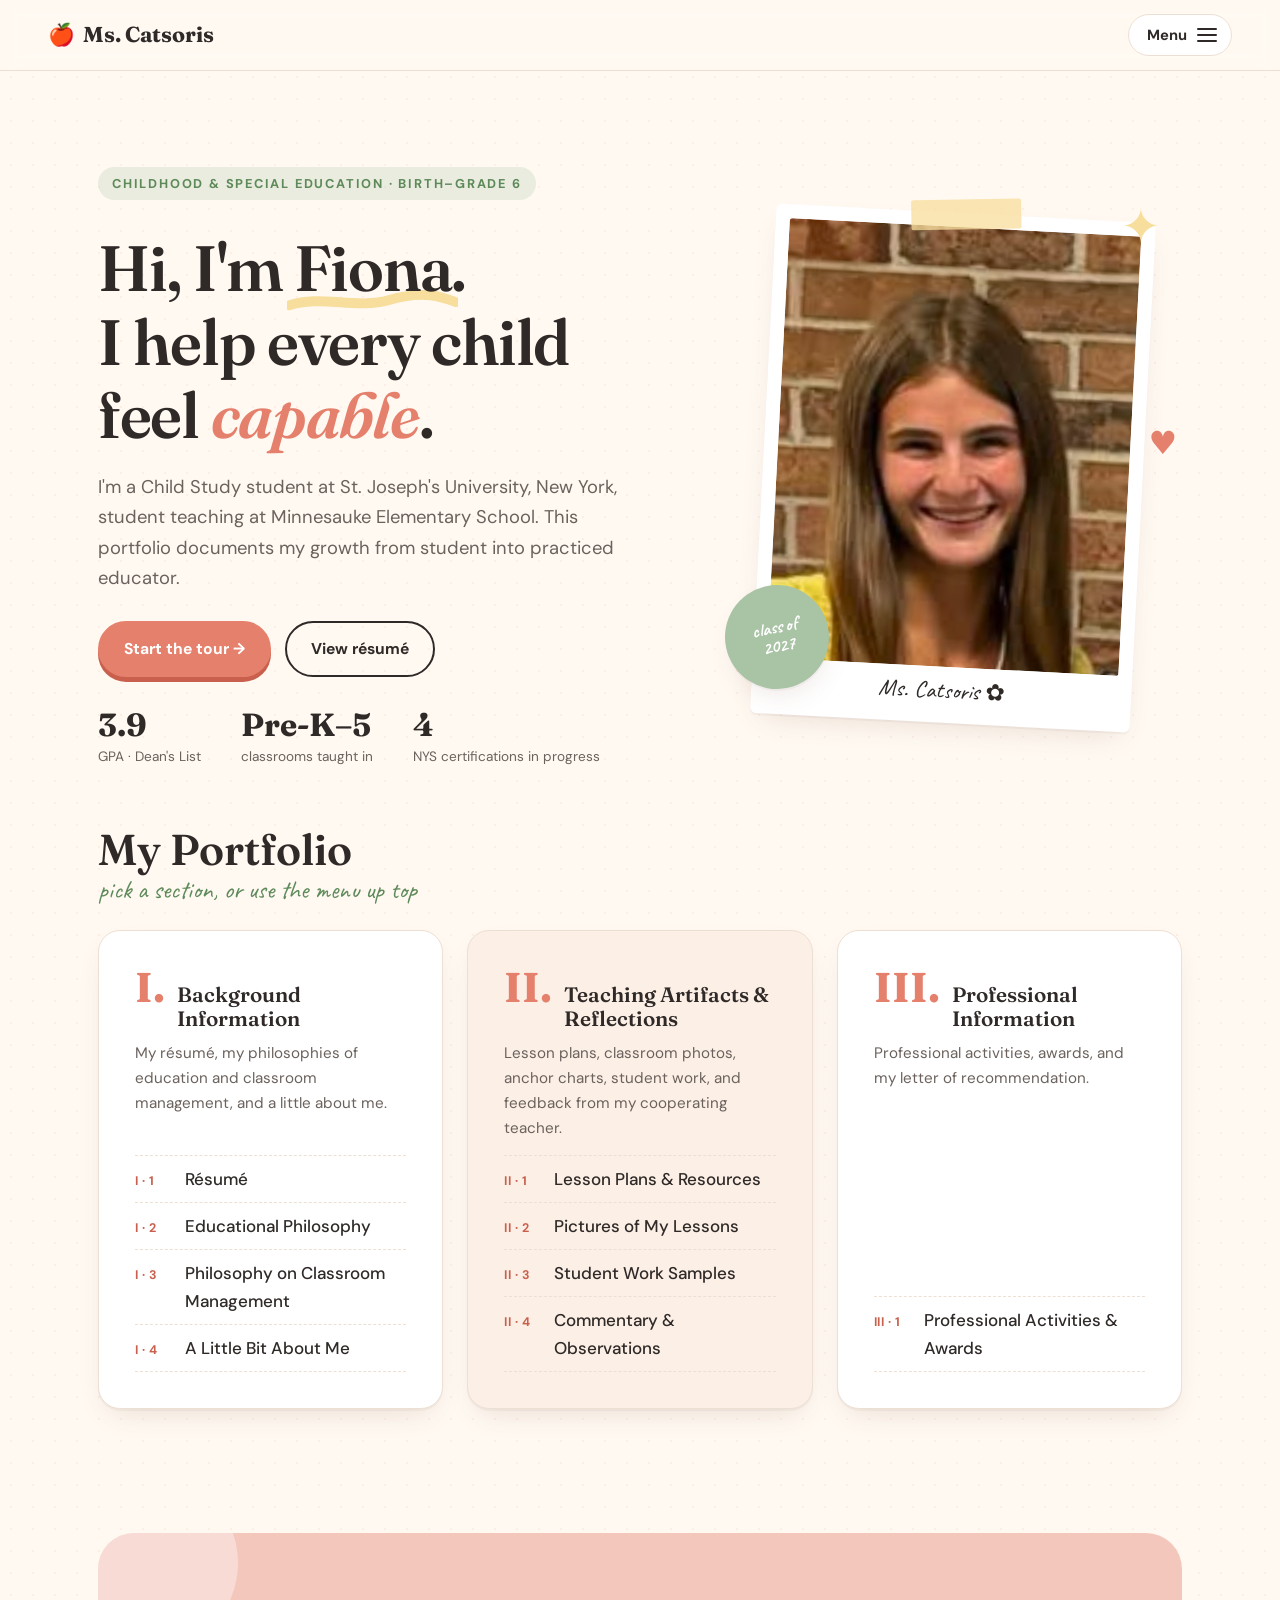
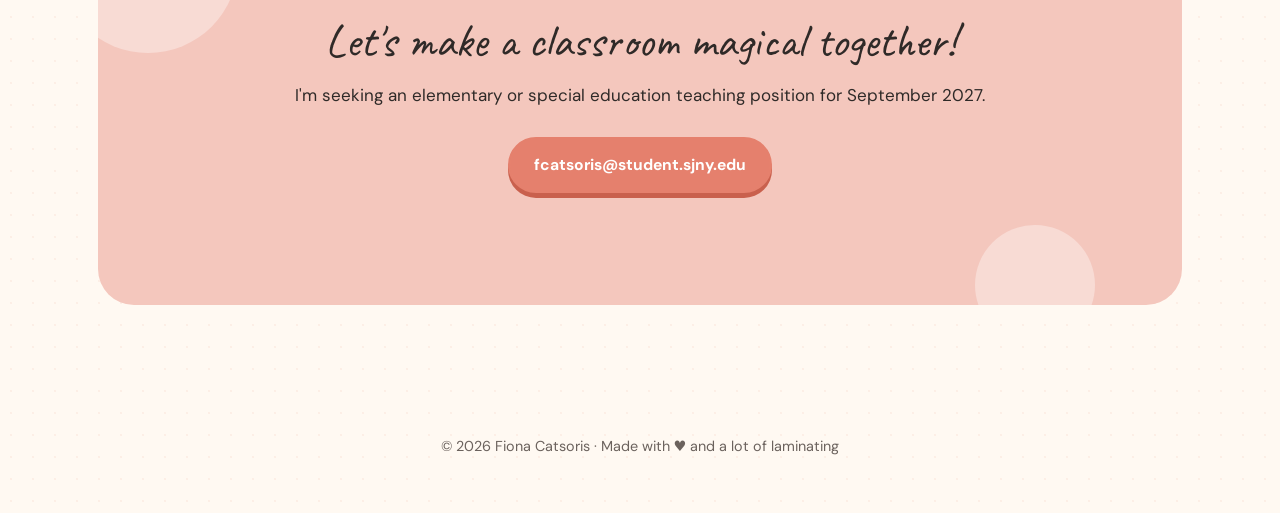
<file: index.html>
<!doctype html>
<html lang="en">
<head>
  <meta charset="utf-8" />
  <meta name="viewport" content="width=device-width, initial-scale=1" />
  <title>Ms. Fiona Catsoris · Teaching Portfolio</title>
  <meta name="description" content="Teaching e-portfolio of Fiona Catsoris, St. Joseph's University, New York: background, teaching artifacts and reflections, and professional information." />
  <link rel="icon" href="favicon.ico" sizes="any" />
  <link rel="icon" type="image/png" sizes="32x32" href="assets/img/favicon-32.png" />
  <link rel="icon" type="image/png" sizes="192x192" href="assets/img/favicon-192.png" />
  <link rel="apple-touch-icon" href="assets/img/apple-touch-icon.png" />
  <link rel="preconnect" href="https://fonts.googleapis.com" />
  <link rel="preconnect" href="https://fonts.gstatic.com" crossorigin />
  <link href="https://fonts.googleapis.com/css2?family=Fraunces:ital,opsz,wght@0,9..144,400;0,9..144,600;0,9..144,700;1,9..144,400&family=DM+Sans:wght@400;500;700&family=Caveat:wght@500;700&display=swap" rel="stylesheet" />
  <link rel="stylesheet" href="assets/css/style.css" />
</head>
<body>

<a class="skip-link" href="#main">Skip to content</a>
<header class="site-header">
  <a class="brand" href="index.html"><span class="brand-apple">🍎</span> Ms. Catsoris</a>
  <button class="nav-toggle" aria-label="Open menu" aria-expanded="false" aria-controls="site-menu">
    <span class="nav-toggle-label">Menu</span>
    <span class="bars" aria-hidden="true"><i></i><i></i><i></i></span>
  </button>
  <nav id="site-menu" class="menu" aria-label="Portfolio pages">
    <div class="menu-inner">
      <a class="menu-home" href="index.html" aria-current="page">🏠 Home</a>
      <div class="menu-group">
        <p class="menu-part"><span>I.</span> Background Information</p>
        <a href="resume.html"><span class="menu-num">I · 1</span><span>Résumé</span></a>
        <a href="philosophy.html"><span class="menu-num">I · 2</span><span>Educational Philosophy</span></a>
        <a href="classroom-management.html"><span class="menu-num">I · 3</span><span>Philosophy on Classroom Management</span></a>
        <a href="about.html"><span class="menu-num">I · 4</span><span>A Little Bit About Me</span></a>
      </div>
      <div class="menu-group">
        <p class="menu-part"><span>II.</span> Teaching Artifacts &amp; Reflections</p>
        <a href="lessons.html"><span class="menu-num">II · 1</span><span>Lesson Plans &amp; Resources</span></a>
        <a href="classroom.html"><span class="menu-num">II · 2</span><span>Pictures of My Lessons</span></a>
        <a href="student-work.html"><span class="menu-num">II · 3</span><span>Student Work Samples</span></a>
        <a href="reflections.html"><span class="menu-num">II · 4</span><span>Commentary &amp; Observations</span></a>
      </div>
      <div class="menu-group">
        <p class="menu-part"><span>III.</span> Professional Information</p>
        <a href="professional.html"><span class="menu-num">III · 1</span><span>Professional Activities &amp; Awards</span></a>
      </div>
      <a class="menu-cta" href="index.html#contact">Say hi 👋</a>
    </div>
  </nav>
</header>

<main id="main">

  <section class="hero">
    <div class="hero-text">
      <p class="eyebrow">Childhood &amp; Special Education · Birth–Grade 6</p>
      <h1>Hi, I'm <span class="scribble">Fiona</span>.<br/>I help every child feel <em>capable</em>.</h1>
      <p class="lede">I'm a Child Study student at St. Joseph's University, New York, student teaching at Minnesauke Elementary School. This portfolio documents my growth from student into practiced educator.</p>
      <div class="hero-actions">
        <a class="btn btn-primary" href="resume.html">Start the tour →</a>
        <a class="btn btn-ghost" href="assets/docs/Fiona-Catsoris-Resume.pdf" target="_blank" rel="noopener">View résumé</a>
      </div>
      <ul class="hero-stats">
        <li><strong>3.9</strong><span>GPA · Dean's List</span></li>
        <li><strong>Pre-K–5</strong><span>classrooms taught in</span></li>
        <li><strong>4</strong><span>NYS certifications in progress</span></li>
      </ul>
    </div>
    <div class="hero-photo">
      <div class="polaroid tilt-r">
        <span class="tape"></span>
        <img src="assets/img/fiona-portrait.jpg" alt="Fiona Catsoris smiling" width="400" height="500" />
        <p class="caption">Ms. Catsoris ✿</p>
      </div>
      <span class="sticker sticker-a">class of<br/>2027</span>
      <span class="doodle doodle-star" aria-hidden="true">✦</span>
      <span class="doodle doodle-heart" aria-hidden="true">♥</span>
    </div>
  </section>

  <section id="contents" class="map-wrap">
    <div class="map-intro">
      <h2>My Portfolio</h2>
      <p class="handwritten">pick a section, or use the menu up top</p>
    </div>
    <div class="map-grid">
      <article class="card map-card map-i">
        <a class="map-head" href="resume.html"><span class="part-num">I.</span><h3>Background Information</h3></a>
        <p>My résumé, my philosophies of education and classroom management, and a little about me.</p>
        <ul class="map-links">
          <li><a href="resume.html"><span class="menu-num">I · 1</span><span>Résumé</span></a></li>
          <li><a href="philosophy.html"><span class="menu-num">I · 2</span><span>Educational Philosophy</span></a></li>
          <li><a href="classroom-management.html"><span class="menu-num">I · 3</span><span>Philosophy on Classroom Management</span></a></li>
          <li><a href="about.html"><span class="menu-num">I · 4</span><span>A Little Bit About Me</span></a></li>
        </ul>
      </article>
      <article class="card map-card map-ii">
        <a class="map-head" href="lessons.html"><span class="part-num">II.</span><h3>Teaching Artifacts &amp; Reflections</h3></a>
        <p>Lesson plans, classroom photos, anchor charts, student work, and feedback from my cooperating teacher.</p>
        <ul class="map-links">
          <li><a href="lessons.html"><span class="menu-num">II · 1</span><span>Lesson Plans &amp; Resources</span></a></li>
          <li><a href="classroom.html"><span class="menu-num">II · 2</span><span>Pictures of My Lessons</span></a></li>
          <li><a href="student-work.html"><span class="menu-num">II · 3</span><span>Student Work Samples</span></a></li>
          <li><a href="reflections.html"><span class="menu-num">II · 4</span><span>Commentary &amp; Observations</span></a></li>
        </ul>
      </article>
      <article class="card map-card map-iii">
        <a class="map-head" href="professional.html"><span class="part-num">III.</span><h3>Professional Information</h3></a>
        <p>Professional activities, awards, and my letter of recommendation.</p>
        <ul class="map-links">
          <li><a href="professional.html"><span class="menu-num">III · 1</span><span>Professional Activities &amp; Awards</span></a></li>
        </ul>
      </article>
    </div>
  </section>

  <section id="contact" class="section contact">
    <div class="contact-card">
      <p class="handwritten big">Let's make a classroom magical together!</p>
      <p>I'm seeking an elementary or special education teaching position for September 2027.</p>
      <div class="hero-actions center">
        <a class="btn btn-primary" href="mailto:fcatsoris@student.sjny.edu">fcatsoris@student.sjny.edu</a>
      </div>
    </div>
  </section>
</main>

<footer class="site-footer">
  <p>© 2026 Fiona Catsoris · Made with ♥ and a lot of laminating</p>
</footer>

<div class="lightbox" hidden>
  <button class="lightbox-close" aria-label="Close">×</button>
  <figure><img alt="" /><figcaption></figcaption></figure>
</div>

<script src="assets/js/main.js"></script>
</body>
</html>
</file>
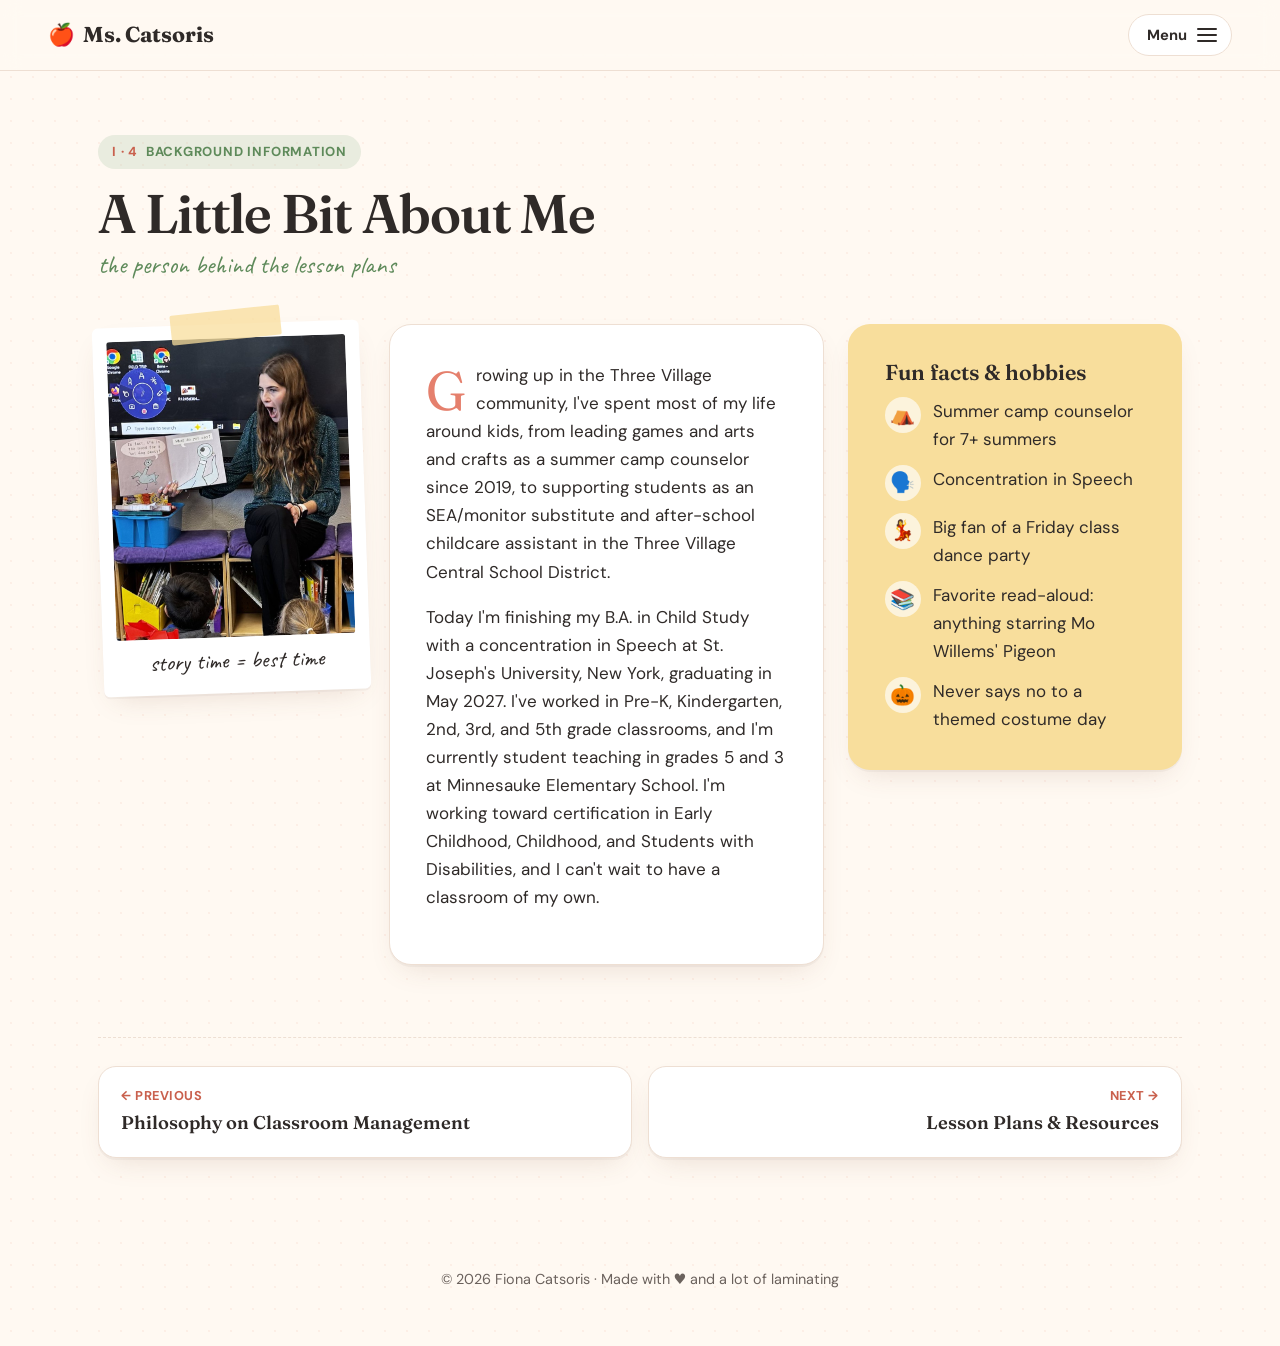
<file: about.html>
<!doctype html>
<html lang="en">
<head>
  <meta charset="utf-8" />
  <meta name="viewport" content="width=device-width, initial-scale=1" />
  <title>A Little Bit About Me · Ms. Fiona Catsoris</title>
  <meta name="description" content="Teaching e-portfolio of Fiona Catsoris, St. Joseph's University, New York: background, teaching artifacts and reflections, and professional information." />
  <link rel="icon" href="favicon.ico" sizes="any" />
  <link rel="icon" type="image/png" sizes="32x32" href="assets/img/favicon-32.png" />
  <link rel="icon" type="image/png" sizes="192x192" href="assets/img/favicon-192.png" />
  <link rel="apple-touch-icon" href="assets/img/apple-touch-icon.png" />
  <link rel="preconnect" href="https://fonts.googleapis.com" />
  <link rel="preconnect" href="https://fonts.gstatic.com" crossorigin />
  <link href="https://fonts.googleapis.com/css2?family=Fraunces:ital,opsz,wght@0,9..144,400;0,9..144,600;0,9..144,700;1,9..144,400&family=DM+Sans:wght@400;500;700&family=Caveat:wght@500;700&display=swap" rel="stylesheet" />
  <link rel="stylesheet" href="assets/css/style.css" />
</head>
<body>

<a class="skip-link" href="#main">Skip to content</a>
<header class="site-header">
  <a class="brand" href="index.html"><span class="brand-apple">🍎</span> Ms. Catsoris</a>
  <button class="nav-toggle" aria-label="Open menu" aria-expanded="false" aria-controls="site-menu">
    <span class="nav-toggle-label">Menu</span>
    <span class="bars" aria-hidden="true"><i></i><i></i><i></i></span>
  </button>
  <nav id="site-menu" class="menu" aria-label="Portfolio pages">
    <div class="menu-inner">
      <a class="menu-home" href="index.html">🏠 Home</a>
      <div class="menu-group">
        <p class="menu-part"><span>I.</span> Background Information</p>
        <a href="resume.html"><span class="menu-num">I · 1</span><span>Résumé</span></a>
        <a href="philosophy.html"><span class="menu-num">I · 2</span><span>Educational Philosophy</span></a>
        <a href="classroom-management.html"><span class="menu-num">I · 3</span><span>Philosophy on Classroom Management</span></a>
        <a href="about.html" aria-current="page"><span class="menu-num">I · 4</span><span>A Little Bit About Me</span></a>
      </div>
      <div class="menu-group">
        <p class="menu-part"><span>II.</span> Teaching Artifacts &amp; Reflections</p>
        <a href="lessons.html"><span class="menu-num">II · 1</span><span>Lesson Plans &amp; Resources</span></a>
        <a href="classroom.html"><span class="menu-num">II · 2</span><span>Pictures of My Lessons</span></a>
        <a href="student-work.html"><span class="menu-num">II · 3</span><span>Student Work Samples</span></a>
        <a href="reflections.html"><span class="menu-num">II · 4</span><span>Commentary &amp; Observations</span></a>
      </div>
      <div class="menu-group">
        <p class="menu-part"><span>III.</span> Professional Information</p>
        <a href="professional.html"><span class="menu-num">III · 1</span><span>Professional Activities &amp; Awards</span></a>
      </div>
      <a class="menu-cta" href="index.html#contact">Say hi 👋</a>
    </div>
  </nav>
</header>

<main id="main" class="page">
  <div class="page-inner">
    <div class="page-head">
      <p class="page-crumb"><span>I · 4</span> Background Information</p>
      <h1>A Little Bit About Me</h1>
      <p class="handwritten">the person behind the lesson plans</p>
    </div>

    <section id="about" class="page-sub">
      <div class="about-grid about-grid-3">
        <div class="polaroid tilt-l about-photo">
          <span class="tape"></span>
          <img src="assets/img/fiona-storytime.jpg" alt="Fiona reading a Mo Willems Pigeon book with an exaggerated gasp" loading="lazy" />
          <p class="caption">story time = best time</p>
        </div>
        <div class="card about-card">
          <p>Growing up in the Three Village community, I've spent most of my life around kids, from leading games and arts and crafts as a summer camp counselor since 2019, to supporting students as an SEA/monitor substitute and after-school childcare assistant in the Three Village Central School District.</p>
          <p>Today I'm finishing my B.A. in Child Study with a concentration in Speech at St. Joseph's University, New York, graduating in May 2027. I've worked in Pre-K, Kindergarten, 2nd, 3rd, and 5th grade classrooms, and I'm currently student teaching in grades 5 and 3 at Minnesauke Elementary School. I'm working toward certification in Early Childhood, Childhood, and Students with Disabilities, and I can't wait to have a classroom of my own.</p>
        </div>
        <div class="card facts-card">
          <h3>Fun facts &amp; hobbies</h3>
          <ul class="facts">
            <li><span>⛺</span> <p>Summer camp counselor for 7+ summers</p></li>
            <li><span>🗣️</span> <p>Concentration in Speech</p></li>
            <li><span>💃</span> <p>Big fan of a Friday class dance party</p></li>
            <li><span>📚</span> <p>Favorite read-aloud: anything starring Mo Willems' Pigeon</p></li>
            <li><span>🎃</span> <p>Never says no to a themed costume day</p></li>
          </ul>
        </div>
      </div>
    
    </section>

  <nav class="pager" aria-label="Previous and next page">
    <a class="pager-link pager-prev" href="classroom-management.html"><small>← Previous</small><strong>Philosophy on Classroom Management</strong></a>
    <a class="pager-link pager-next" href="lessons.html"><small>Next →</small><strong>Lesson Plans &amp; Resources</strong></a>
  </nav>
  </div>
</main>

<footer class="site-footer">
  <p>© 2026 Fiona Catsoris · Made with ♥ and a lot of laminating</p>
</footer>

<div class="lightbox" hidden>
  <button class="lightbox-close" aria-label="Close">×</button>
  <figure><img alt="" /><figcaption></figcaption></figure>
</div>

<script src="assets/js/main.js"></script>
</body>
</html>
</file>
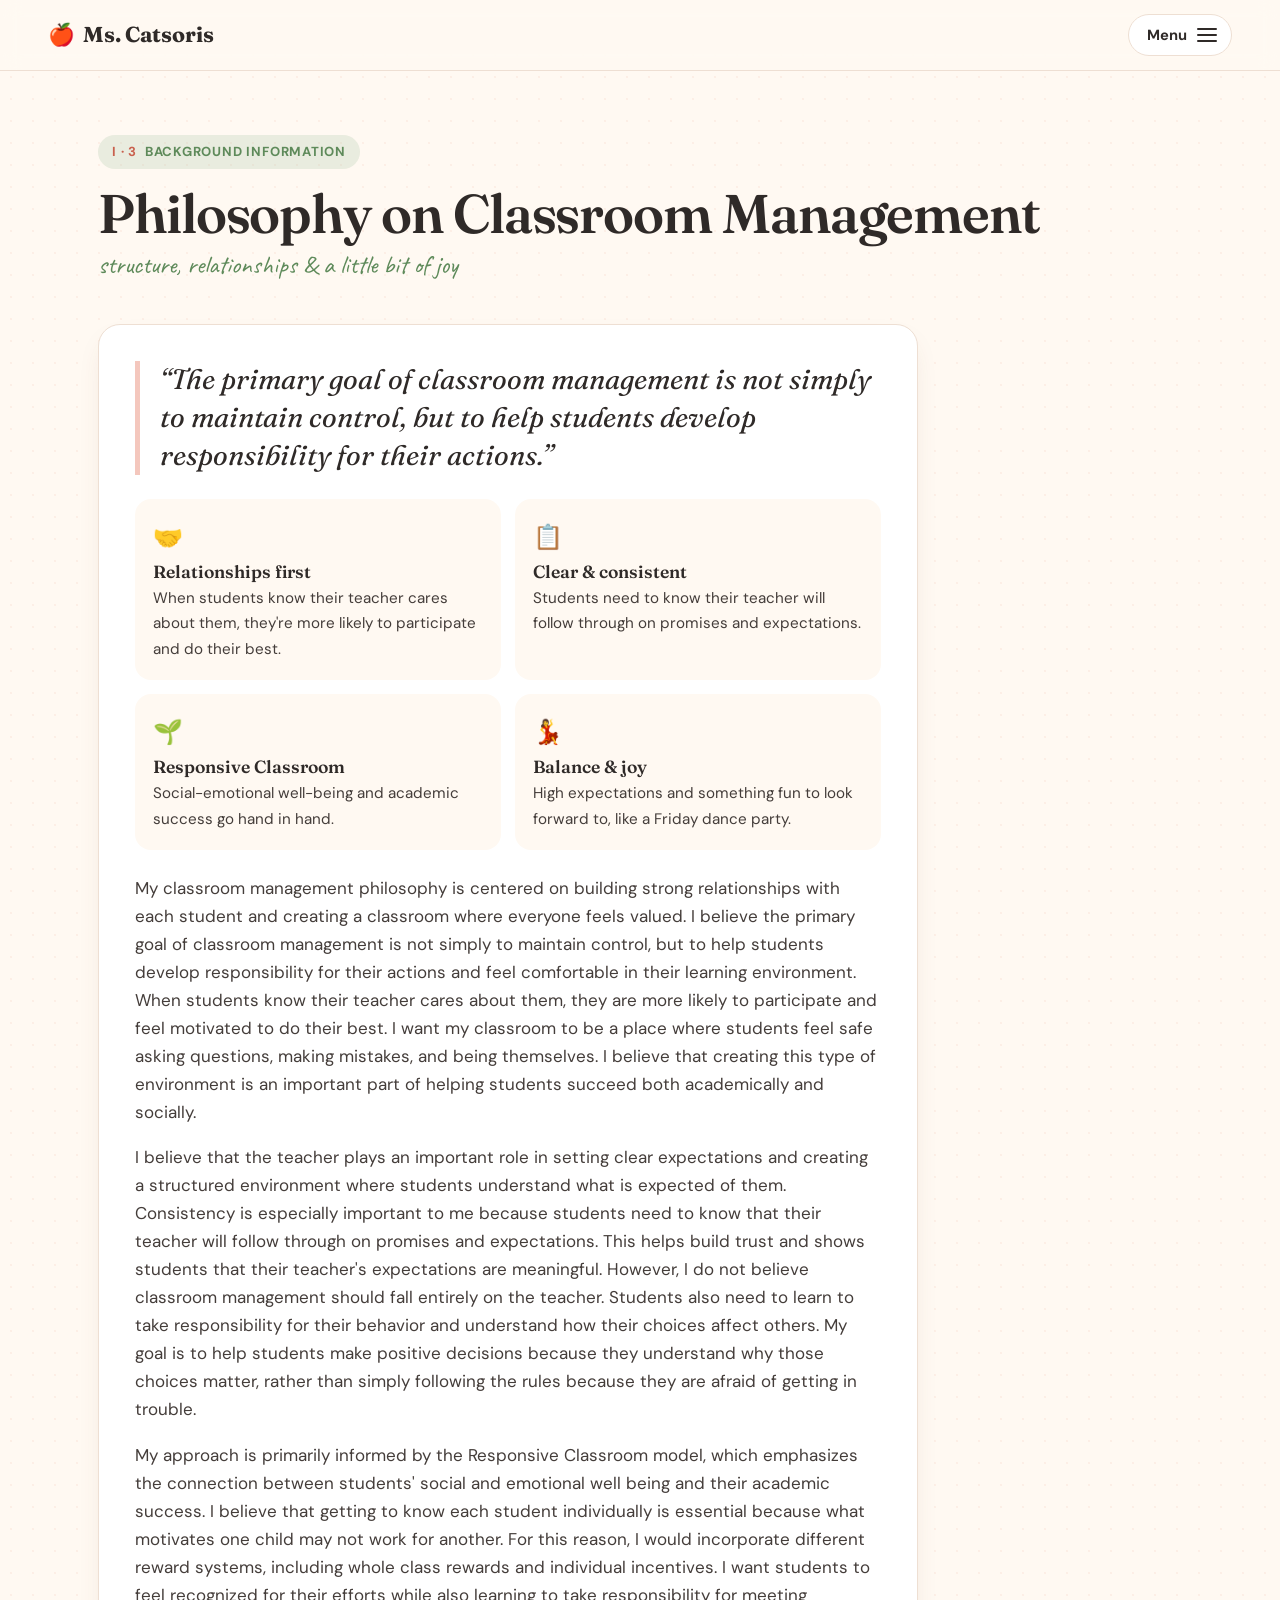
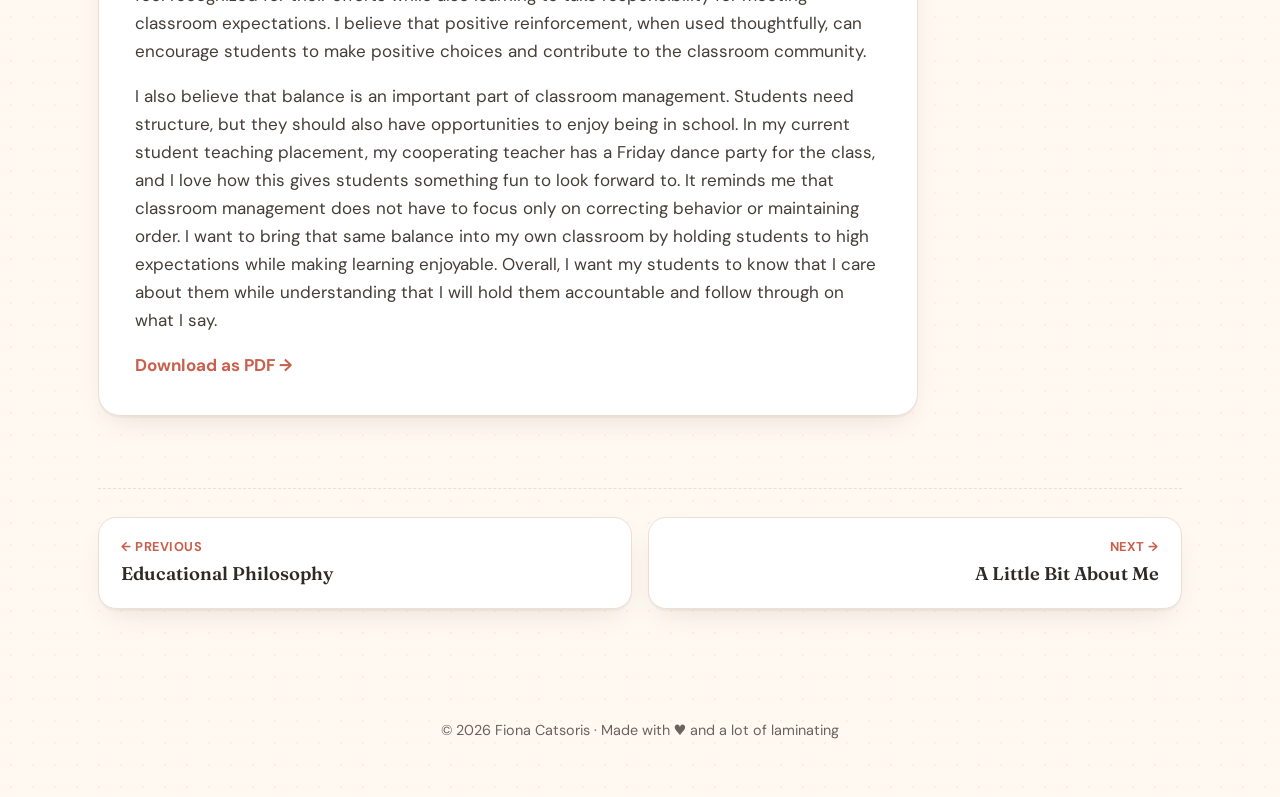
<file: classroom-management.html>
<!doctype html>
<html lang="en">
<head>
  <meta charset="utf-8" />
  <meta name="viewport" content="width=device-width, initial-scale=1" />
  <title>Philosophy on Classroom Management · Ms. Fiona Catsoris</title>
  <meta name="description" content="Teaching e-portfolio of Fiona Catsoris, St. Joseph's University, New York: background, teaching artifacts and reflections, and professional information." />
  <link rel="icon" href="favicon.ico" sizes="any" />
  <link rel="icon" type="image/png" sizes="32x32" href="assets/img/favicon-32.png" />
  <link rel="icon" type="image/png" sizes="192x192" href="assets/img/favicon-192.png" />
  <link rel="apple-touch-icon" href="assets/img/apple-touch-icon.png" />
  <link rel="preconnect" href="https://fonts.googleapis.com" />
  <link rel="preconnect" href="https://fonts.gstatic.com" crossorigin />
  <link href="https://fonts.googleapis.com/css2?family=Fraunces:ital,opsz,wght@0,9..144,400;0,9..144,600;0,9..144,700;1,9..144,400&family=DM+Sans:wght@400;500;700&family=Caveat:wght@500;700&display=swap" rel="stylesheet" />
  <link rel="stylesheet" href="assets/css/style.css" />
</head>
<body>

<a class="skip-link" href="#main">Skip to content</a>
<header class="site-header">
  <a class="brand" href="index.html"><span class="brand-apple">🍎</span> Ms. Catsoris</a>
  <button class="nav-toggle" aria-label="Open menu" aria-expanded="false" aria-controls="site-menu">
    <span class="nav-toggle-label">Menu</span>
    <span class="bars" aria-hidden="true"><i></i><i></i><i></i></span>
  </button>
  <nav id="site-menu" class="menu" aria-label="Portfolio pages">
    <div class="menu-inner">
      <a class="menu-home" href="index.html">🏠 Home</a>
      <div class="menu-group">
        <p class="menu-part"><span>I.</span> Background Information</p>
        <a href="resume.html"><span class="menu-num">I · 1</span><span>Résumé</span></a>
        <a href="philosophy.html"><span class="menu-num">I · 2</span><span>Educational Philosophy</span></a>
        <a href="classroom-management.html" aria-current="page"><span class="menu-num">I · 3</span><span>Philosophy on Classroom Management</span></a>
        <a href="about.html"><span class="menu-num">I · 4</span><span>A Little Bit About Me</span></a>
      </div>
      <div class="menu-group">
        <p class="menu-part"><span>II.</span> Teaching Artifacts &amp; Reflections</p>
        <a href="lessons.html"><span class="menu-num">II · 1</span><span>Lesson Plans &amp; Resources</span></a>
        <a href="classroom.html"><span class="menu-num">II · 2</span><span>Pictures of My Lessons</span></a>
        <a href="student-work.html"><span class="menu-num">II · 3</span><span>Student Work Samples</span></a>
        <a href="reflections.html"><span class="menu-num">II · 4</span><span>Commentary &amp; Observations</span></a>
      </div>
      <div class="menu-group">
        <p class="menu-part"><span>III.</span> Professional Information</p>
        <a href="professional.html"><span class="menu-num">III · 1</span><span>Professional Activities &amp; Awards</span></a>
      </div>
      <a class="menu-cta" href="index.html#contact">Say hi 👋</a>
    </div>
  </nav>
</header>

<main id="main" class="page">
  <div class="page-inner">
    <div class="page-head">
      <p class="page-crumb"><span>I · 3</span> Background Information</p>
      <h1>Philosophy on Classroom Management</h1>
      <p class="handwritten">structure, relationships & a little bit of joy</p>
    </div>

    <section id="management" class="page-sub">
      <article class="card prose">
        <blockquote class="pull">“The primary goal of classroom management is not simply to maintain control, but to help students develop responsibility for their actions.”</blockquote>
        <div class="pillars">
          <div class="pillar"><span class="pillar-ico">🤝</span><h4>Relationships first</h4><p>When students know their teacher cares about them, they're more likely to participate and do their best.</p></div>
          <div class="pillar"><span class="pillar-ico">📋</span><h4>Clear &amp; consistent</h4><p>Students need to know their teacher will follow through on promises and expectations.</p></div>
          <div class="pillar"><span class="pillar-ico">🌱</span><h4>Responsive Classroom</h4><p>Social-emotional well-being and academic success go hand in hand.</p></div>
          <div class="pillar"><span class="pillar-ico">💃</span><h4>Balance &amp; joy</h4><p>High expectations and something fun to look forward to, like a Friday dance party.</p></div>
        </div>
        <p>My classroom management philosophy is centered on building strong relationships with each student and creating a classroom where everyone feels valued. I believe the primary goal of classroom management is not simply to maintain control, but to help students develop responsibility for their actions and feel comfortable in their learning environment. When students know their teacher cares about them, they are more likely to participate and feel motivated to do their best. I want my classroom to be a place where students feel safe asking questions, making mistakes, and being themselves. I believe that creating this type of environment is an important part of helping students succeed both academically and socially.</p>
        <p>I believe that the teacher plays an important role in setting clear expectations and creating a structured environment where students understand what is expected of them. Consistency is especially important to me because students need to know that their teacher will follow through on promises and expectations. This helps build trust and shows students that their teacher's expectations are meaningful. However, I do not believe classroom management should fall entirely on the teacher. Students also need to learn to take responsibility for their behavior and understand how their choices affect others. My goal is to help students make positive decisions because they understand why those choices matter, rather than simply following the rules because they are afraid of getting in trouble.</p>
        <p>My approach is primarily informed by the Responsive Classroom model, which emphasizes the connection between students' social and emotional well being and their academic success. I believe that getting to know each student individually is essential because what motivates one child may not work for another. For this reason, I would incorporate different reward systems, including whole class rewards and individual incentives. I want students to feel recognized for their efforts while also learning to take responsibility for meeting classroom expectations. I believe that positive reinforcement, when used thoughtfully, can encourage students to make positive choices and contribute to the classroom community.</p>
        <p>I also believe that balance is an important part of classroom management. Students need structure, but they should also have opportunities to enjoy being in school. In my current student teaching placement, my cooperating teacher has a Friday dance party for the class, and I love how this gives students something fun to look forward to. It reminds me that classroom management does not have to focus only on correcting behavior or maintaining order. I want to bring that same balance into my own classroom by holding students to high expectations while making learning enjoyable. Overall, I want my students to know that I care about them while understanding that I will hold them accountable and follow through on what I say.</p>
        <a class="link-arrow" href="assets/docs/classroom-management-philosophy.pdf" target="_blank" rel="noopener">Download as PDF</a>
      </article>
    
    </section>

  <nav class="pager" aria-label="Previous and next page">
    <a class="pager-link pager-prev" href="philosophy.html"><small>← Previous</small><strong>Educational Philosophy</strong></a>
    <a class="pager-link pager-next" href="about.html"><small>Next →</small><strong>A Little Bit About Me</strong></a>
  </nav>
  </div>
</main>

<footer class="site-footer">
  <p>© 2026 Fiona Catsoris · Made with ♥ and a lot of laminating</p>
</footer>

<div class="lightbox" hidden>
  <button class="lightbox-close" aria-label="Close">×</button>
  <figure><img alt="" /><figcaption></figcaption></figure>
</div>

<script src="assets/js/main.js"></script>
</body>
</html>
</file>
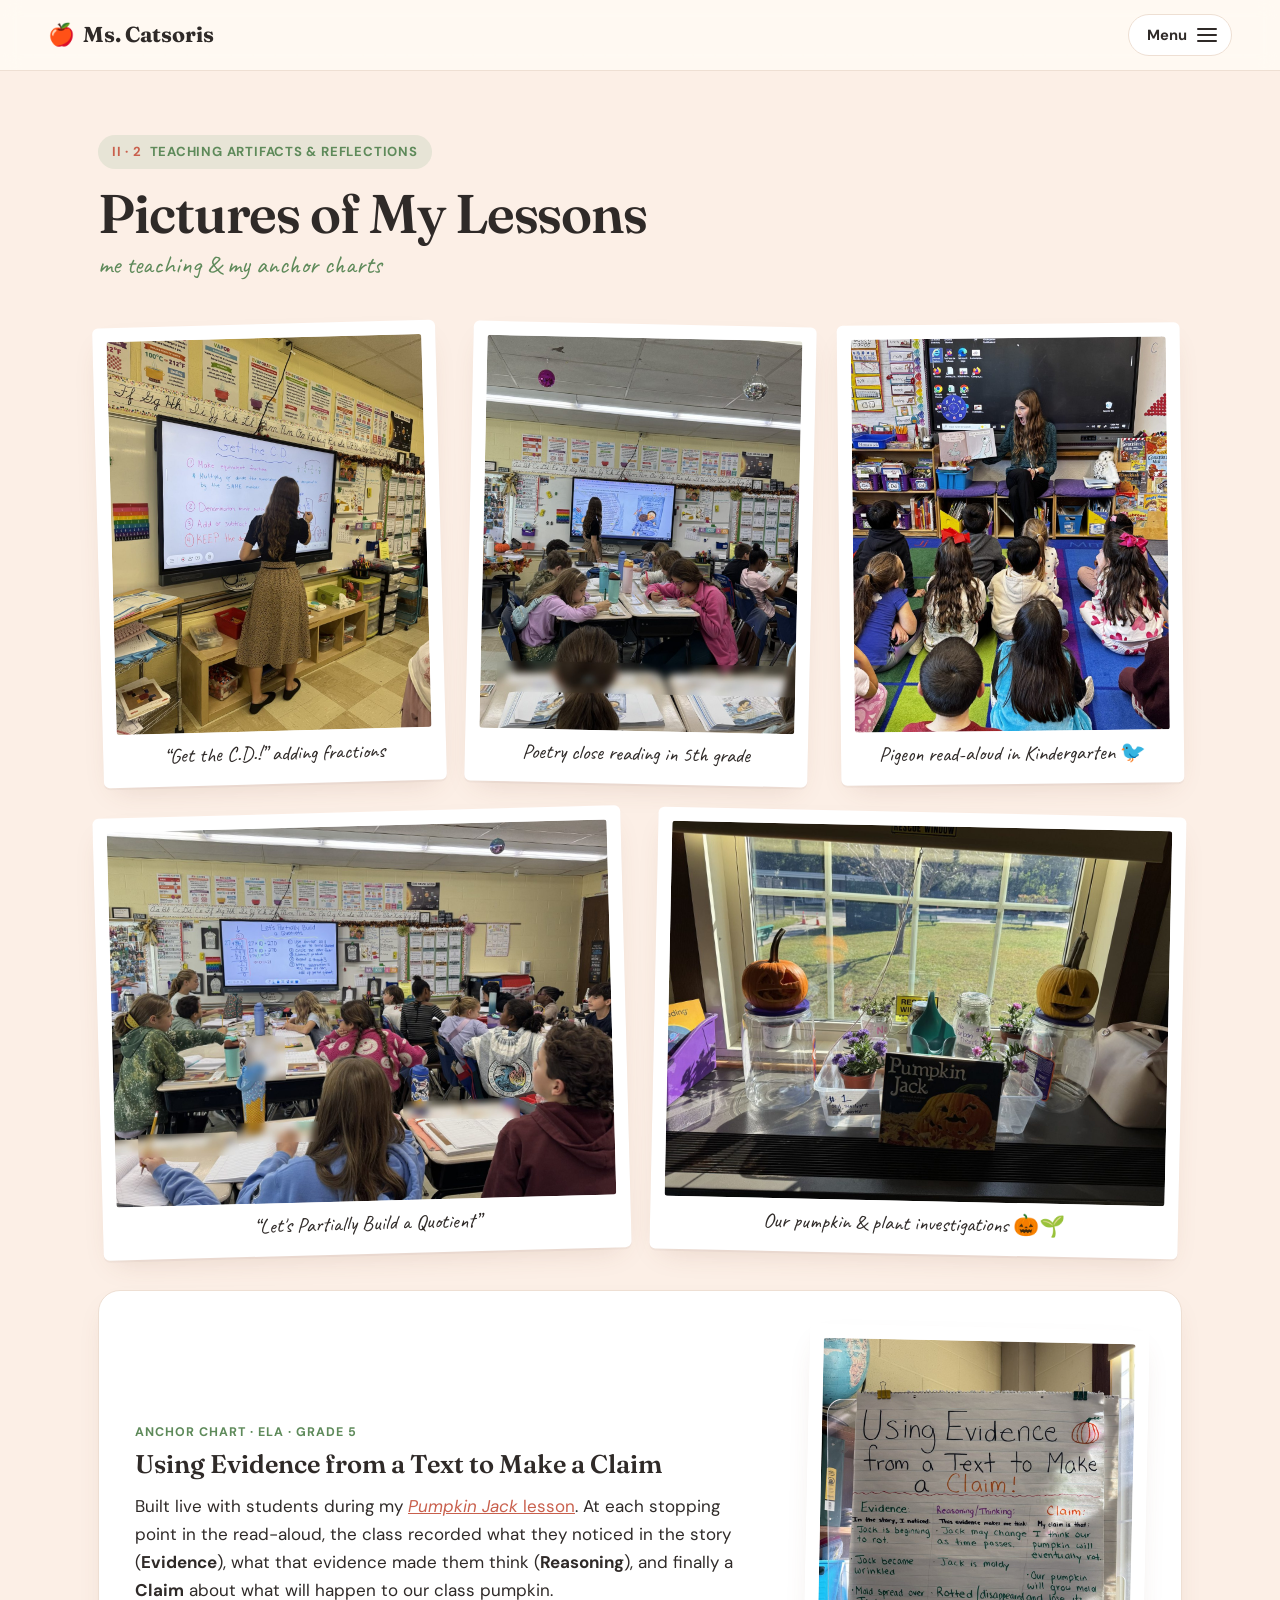
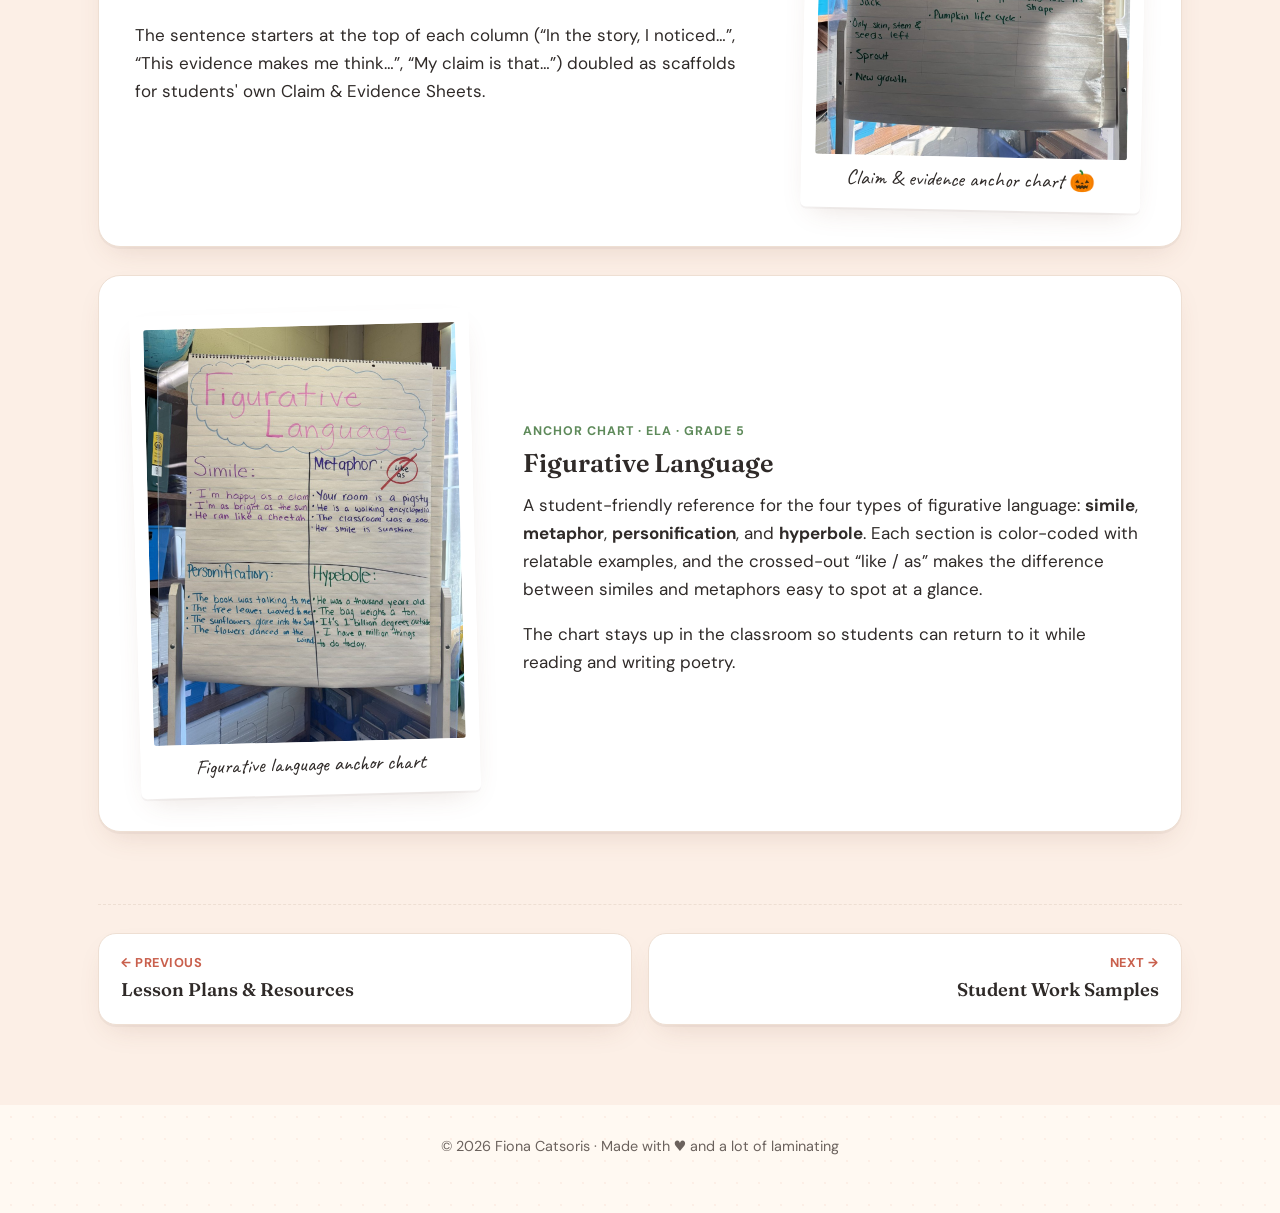
<file: classroom.html>
<!doctype html>
<html lang="en">
<head>
  <meta charset="utf-8" />
  <meta name="viewport" content="width=device-width, initial-scale=1" />
  <title>Pictures of My Lessons · Ms. Fiona Catsoris</title>
  <meta name="description" content="Teaching e-portfolio of Fiona Catsoris, St. Joseph's University, New York: background, teaching artifacts and reflections, and professional information." />
  <link rel="icon" href="favicon.ico" sizes="any" />
  <link rel="icon" type="image/png" sizes="32x32" href="assets/img/favicon-32.png" />
  <link rel="icon" type="image/png" sizes="192x192" href="assets/img/favicon-192.png" />
  <link rel="apple-touch-icon" href="assets/img/apple-touch-icon.png" />
  <link rel="preconnect" href="https://fonts.googleapis.com" />
  <link rel="preconnect" href="https://fonts.gstatic.com" crossorigin />
  <link href="https://fonts.googleapis.com/css2?family=Fraunces:ital,opsz,wght@0,9..144,400;0,9..144,600;0,9..144,700;1,9..144,400&family=DM+Sans:wght@400;500;700&family=Caveat:wght@500;700&display=swap" rel="stylesheet" />
  <link rel="stylesheet" href="assets/css/style.css" />
</head>
<body>

<a class="skip-link" href="#main">Skip to content</a>
<header class="site-header">
  <a class="brand" href="index.html"><span class="brand-apple">🍎</span> Ms. Catsoris</a>
  <button class="nav-toggle" aria-label="Open menu" aria-expanded="false" aria-controls="site-menu">
    <span class="nav-toggle-label">Menu</span>
    <span class="bars" aria-hidden="true"><i></i><i></i><i></i></span>
  </button>
  <nav id="site-menu" class="menu" aria-label="Portfolio pages">
    <div class="menu-inner">
      <a class="menu-home" href="index.html">🏠 Home</a>
      <div class="menu-group">
        <p class="menu-part"><span>I.</span> Background Information</p>
        <a href="resume.html"><span class="menu-num">I · 1</span><span>Résumé</span></a>
        <a href="philosophy.html"><span class="menu-num">I · 2</span><span>Educational Philosophy</span></a>
        <a href="classroom-management.html"><span class="menu-num">I · 3</span><span>Philosophy on Classroom Management</span></a>
        <a href="about.html"><span class="menu-num">I · 4</span><span>A Little Bit About Me</span></a>
      </div>
      <div class="menu-group">
        <p class="menu-part"><span>II.</span> Teaching Artifacts &amp; Reflections</p>
        <a href="lessons.html"><span class="menu-num">II · 1</span><span>Lesson Plans &amp; Resources</span></a>
        <a href="classroom.html" aria-current="page"><span class="menu-num">II · 2</span><span>Pictures of My Lessons</span></a>
        <a href="student-work.html"><span class="menu-num">II · 3</span><span>Student Work Samples</span></a>
        <a href="reflections.html"><span class="menu-num">II · 4</span><span>Commentary &amp; Observations</span></a>
      </div>
      <div class="menu-group">
        <p class="menu-part"><span>III.</span> Professional Information</p>
        <a href="professional.html"><span class="menu-num">III · 1</span><span>Professional Activities &amp; Awards</span></a>
      </div>
      <a class="menu-cta" href="index.html#contact">Say hi 👋</a>
    </div>
  </nav>
</header>

<main id="main" class="page page-tint">
  <div class="page-inner">
    <div class="page-head">
      <p class="page-crumb"><span>II · 2</span> Teaching Artifacts &amp; Reflections</p>
      <h1>Pictures of My Lessons</h1>
      <p class="handwritten">me teaching &amp; my anchor charts</p>
    </div>

    <section id="gallery" class="page-sub">
      <div class="gallery gallery-mix">
        <figure class="polaroid g-item" data-cat="teaching"><img src="assets/img/teaching-fractions.jpg" alt="Fiona modeling adding fractions with unlike denominators on the SMART Board" loading="lazy" /><figcaption>“Get the C.D.!” adding fractions</figcaption></figure>
        <figure class="polaroid g-item" data-cat="teaching"><img src="assets/img/teaching-poetry.jpg" alt="Fiona leading a 5th grade poetry lesson while students annotate their texts" loading="lazy" /><figcaption>Poetry close reading in 5th grade</figcaption></figure>
        <figure class="polaroid g-item" data-cat="teaching"><img src="assets/img/teaching-readaloud-k.jpg" alt="Fiona doing an expressive Mo Willems Pigeon read-aloud for a kindergarten class on the rug" loading="lazy" /><figcaption>Pigeon read-aloud in Kindergarten 🐦</figcaption></figure>
        <figure class="polaroid g-item g-wide" data-cat="teaching"><img src="assets/img/teaching-division.jpg" alt="Fiona's 5th graders following a partial quotients division lesson on the SMART Board" loading="lazy" /><figcaption>“Let's Partially Build a Quotient”</figcaption></figure>
        <figure class="polaroid g-item g-wide" data-cat="teaching"><img src="assets/img/pumpkin-investigation.jpg" alt="Classroom windowsill with jack-o-lantern pumpkins in jars, labeled plant experiments, and the book Pumpkin Jack" loading="lazy" /><figcaption>Our pumpkin &amp; plant investigations 🎃🌱</figcaption></figure>
      </div>
      <div class="anchor-card anchor-card-rev card">
        <div>
          <span class="obs-badge">Anchor chart · ELA · Grade 5</span>
          <h3>Using Evidence from a Text to Make a Claim</h3>
          <p>Built live with students during my <a href="assets/docs/lesson-plan-ela.pdf" target="_blank" rel="noopener"><em>Pumpkin Jack</em> lesson</a>. At each stopping point in the read-aloud, the class recorded what they noticed in the story (<strong>Evidence</strong>), what that evidence made them think (<strong>Reasoning</strong>), and finally a <strong>Claim</strong> about what will happen to our class pumpkin.</p>
          <p>The sentence starters at the top of each column (“In the story, I noticed…”, “This evidence makes me think…”, “My claim is that…”) doubled as scaffolds for students' own Claim &amp; Evidence Sheets.</p>
        </div>
        <figure class="polaroid g-item tilt-r" data-cat="charts"><img src="assets/img/anchor-claim-evidence.jpg" alt="Using Evidence from a Text to Make a Claim anchor chart with Evidence, Reasoning, and Claim columns about Pumpkin Jack" loading="lazy" /><figcaption>Claim &amp; evidence anchor chart 🎃</figcaption></figure>
      </div>
      <div class="anchor-card card">
        <figure class="polaroid g-item tilt-l" data-cat="charts"><img src="assets/img/anchor-figurative-language.jpg" alt="Figurative language anchor chart with examples of simile, metaphor, personification, and hyperbole" loading="lazy" /><figcaption>Figurative language anchor chart</figcaption></figure>
        <div>
          <span class="obs-badge">Anchor chart · ELA · Grade 5</span>
          <h3>Figurative Language</h3>
          <p>A student-friendly reference for the four types of figurative language: <strong>simile</strong>, <strong>metaphor</strong>, <strong>personification</strong>, and <strong>hyperbole</strong>. Each section is color-coded with relatable examples, and the crossed-out “like / as” makes the difference between similes and metaphors easy to spot at a glance.</p>
          <p>The chart stays up in the classroom so students can return to it while reading and writing poetry.</p>
        </div>
      </div>
    
    </section>

  <nav class="pager" aria-label="Previous and next page">
    <a class="pager-link pager-prev" href="lessons.html"><small>← Previous</small><strong>Lesson Plans &amp; Resources</strong></a>
    <a class="pager-link pager-next" href="student-work.html"><small>Next →</small><strong>Student Work Samples</strong></a>
  </nav>
  </div>
</main>

<footer class="site-footer">
  <p>© 2026 Fiona Catsoris · Made with ♥ and a lot of laminating</p>
</footer>

<div class="lightbox" hidden>
  <button class="lightbox-close" aria-label="Close">×</button>
  <figure><img alt="" /><figcaption></figcaption></figure>
</div>

<script src="assets/js/main.js"></script>
</body>
</html>
</file>
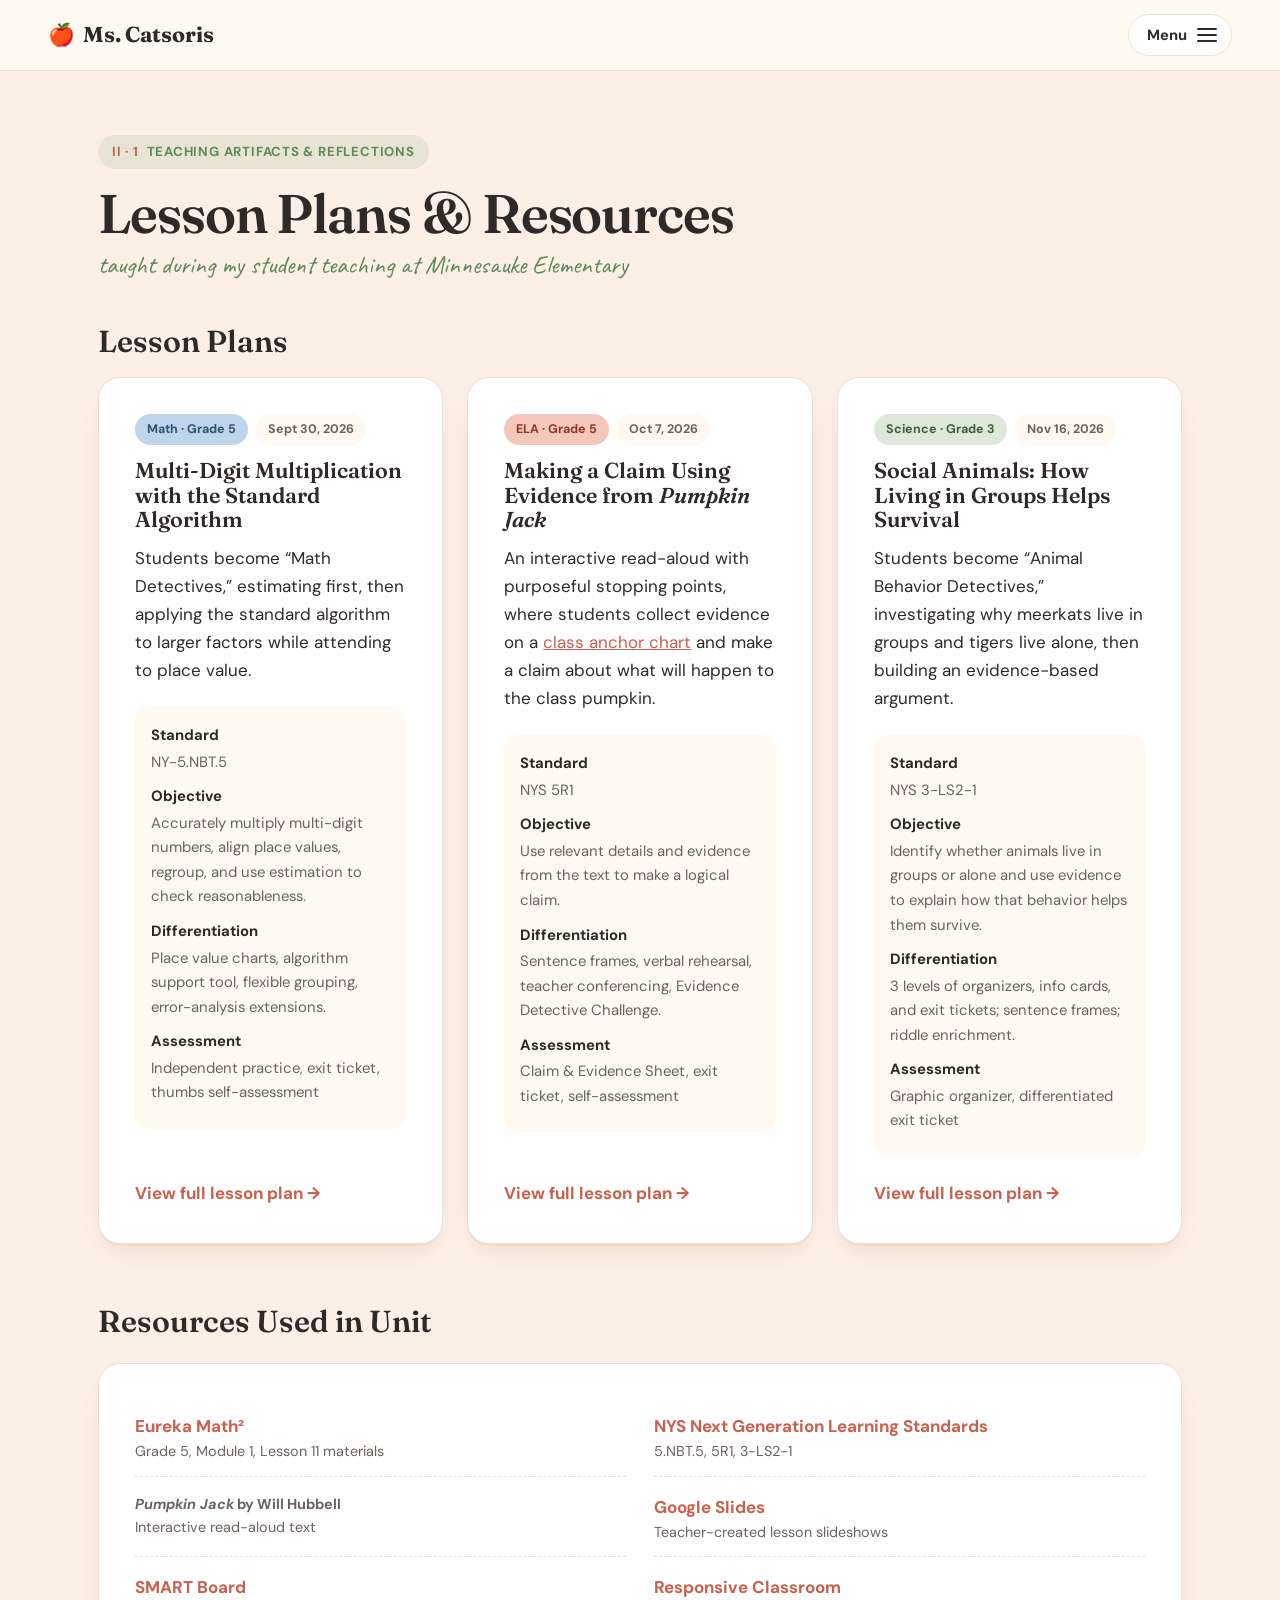
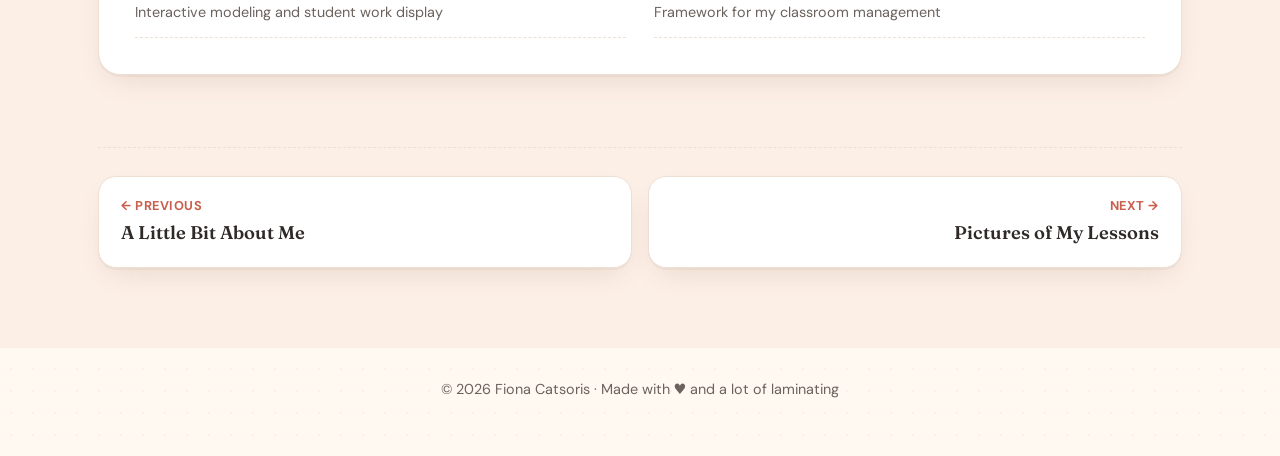
<file: lessons.html>
<!doctype html>
<html lang="en">
<head>
  <meta charset="utf-8" />
  <meta name="viewport" content="width=device-width, initial-scale=1" />
  <title>Lesson Plans &amp; Resources · Ms. Fiona Catsoris</title>
  <meta name="description" content="Teaching e-portfolio of Fiona Catsoris, St. Joseph's University, New York: background, teaching artifacts and reflections, and professional information." />
  <link rel="icon" href="favicon.ico" sizes="any" />
  <link rel="icon" type="image/png" sizes="32x32" href="assets/img/favicon-32.png" />
  <link rel="icon" type="image/png" sizes="192x192" href="assets/img/favicon-192.png" />
  <link rel="apple-touch-icon" href="assets/img/apple-touch-icon.png" />
  <link rel="preconnect" href="https://fonts.googleapis.com" />
  <link rel="preconnect" href="https://fonts.gstatic.com" crossorigin />
  <link href="https://fonts.googleapis.com/css2?family=Fraunces:ital,opsz,wght@0,9..144,400;0,9..144,600;0,9..144,700;1,9..144,400&family=DM+Sans:wght@400;500;700&family=Caveat:wght@500;700&display=swap" rel="stylesheet" />
  <link rel="stylesheet" href="assets/css/style.css" />
</head>
<body>

<a class="skip-link" href="#main">Skip to content</a>
<header class="site-header">
  <a class="brand" href="index.html"><span class="brand-apple">🍎</span> Ms. Catsoris</a>
  <button class="nav-toggle" aria-label="Open menu" aria-expanded="false" aria-controls="site-menu">
    <span class="nav-toggle-label">Menu</span>
    <span class="bars" aria-hidden="true"><i></i><i></i><i></i></span>
  </button>
  <nav id="site-menu" class="menu" aria-label="Portfolio pages">
    <div class="menu-inner">
      <a class="menu-home" href="index.html">🏠 Home</a>
      <div class="menu-group">
        <p class="menu-part"><span>I.</span> Background Information</p>
        <a href="resume.html"><span class="menu-num">I · 1</span><span>Résumé</span></a>
        <a href="philosophy.html"><span class="menu-num">I · 2</span><span>Educational Philosophy</span></a>
        <a href="classroom-management.html"><span class="menu-num">I · 3</span><span>Philosophy on Classroom Management</span></a>
        <a href="about.html"><span class="menu-num">I · 4</span><span>A Little Bit About Me</span></a>
      </div>
      <div class="menu-group">
        <p class="menu-part"><span>II.</span> Teaching Artifacts &amp; Reflections</p>
        <a href="lessons.html" aria-current="page"><span class="menu-num">II · 1</span><span>Lesson Plans &amp; Resources</span></a>
        <a href="classroom.html"><span class="menu-num">II · 2</span><span>Pictures of My Lessons</span></a>
        <a href="student-work.html"><span class="menu-num">II · 3</span><span>Student Work Samples</span></a>
        <a href="reflections.html"><span class="menu-num">II · 4</span><span>Commentary &amp; Observations</span></a>
      </div>
      <div class="menu-group">
        <p class="menu-part"><span>III.</span> Professional Information</p>
        <a href="professional.html"><span class="menu-num">III · 1</span><span>Professional Activities &amp; Awards</span></a>
      </div>
      <a class="menu-cta" href="index.html#contact">Say hi 👋</a>
    </div>
  </nav>
</header>

<main id="main" class="page page-tint">
  <div class="page-inner">
    <div class="page-head">
      <p class="page-crumb"><span>II · 1</span> Teaching Artifacts &amp; Reflections</p>
      <h1>Lesson Plans &amp; Resources</h1>
      <p class="handwritten">taught during my student teaching at Minnesauke Elementary</p>
    </div>

    <section id="lessons" class="page-sub">
      <h2 class="page-sub-title">Lesson Plans</h2>
      <div class="lesson-grid">
        <article class="card lesson">
          <div class="lesson-top">
            <span class="tag tag-math">Math · Grade 5</span>
            <span class="tag tag-time">Sept 30, 2026</span>
          </div>
          <h3>Multi-Digit Multiplication with the Standard Algorithm</h3>
          <p>Students become “Math Detectives,” estimating first, then applying the standard algorithm to larger factors while attending to place value.</p>
          <dl class="lesson-meta">
            <dt>Standard</dt><dd>NY-5.NBT.5</dd>
            <dt>Objective</dt><dd>Accurately multiply multi-digit numbers, align place values, regroup, and use estimation to check reasonableness.</dd>
            <dt>Differentiation</dt><dd>Place value charts, algorithm support tool, flexible grouping, error-analysis extensions.</dd>
            <dt>Assessment</dt><dd>Independent practice, exit ticket, thumbs self-assessment</dd>
          </dl>
          <a class="link-arrow" href="assets/docs/lesson-plan-math.pdf" target="_blank" rel="noopener">View full lesson plan</a>
        </article>
        <article class="card lesson">
          <div class="lesson-top">
            <span class="tag tag-ela">ELA · Grade 5</span>
            <span class="tag tag-time">Oct 7, 2026</span>
          </div>
          <h3>Making a Claim Using Evidence from <em>Pumpkin Jack</em></h3>
          <p>An interactive read-aloud with purposeful stopping points, where students collect evidence on a <a href="classroom.html">class anchor chart</a> and make a claim about what will happen to the class pumpkin.</p>
          <dl class="lesson-meta">
            <dt>Standard</dt><dd>NYS 5R1</dd>
            <dt>Objective</dt><dd>Use relevant details and evidence from the text to make a logical claim.</dd>
            <dt>Differentiation</dt><dd>Sentence frames, verbal rehearsal, teacher conferencing, Evidence Detective Challenge.</dd>
            <dt>Assessment</dt><dd>Claim &amp; Evidence Sheet, exit ticket, self-assessment</dd>
          </dl>
          <a class="link-arrow" href="assets/docs/lesson-plan-ela.pdf" target="_blank" rel="noopener">View full lesson plan</a>
        </article>
        <article class="card lesson">
          <div class="lesson-top">
            <span class="tag tag-sci">Science · Grade 3</span>
            <span class="tag tag-time">Nov 16, 2026</span>
          </div>
          <h3>Social Animals: How Living in Groups Helps Survival</h3>
          <p>Students become “Animal Behavior Detectives,” investigating why meerkats live in groups and tigers live alone, then building an evidence-based argument.</p>
          <dl class="lesson-meta">
            <dt>Standard</dt><dd>NYS 3-LS2-1</dd>
            <dt>Objective</dt><dd>Identify whether animals live in groups or alone and use evidence to explain how that behavior helps them survive.</dd>
            <dt>Differentiation</dt><dd>3 levels of organizers, info cards, and exit tickets; sentence frames; riddle enrichment.</dd>
            <dt>Assessment</dt><dd>Graphic organizer, differentiated exit ticket</dd>
          </dl>
          <a class="link-arrow" href="assets/docs/lesson-plan-science.pdf" target="_blank" rel="noopener">View full lesson plan</a>
        </article>
      </div>
    
    </section>
    <section id="resources" class="page-sub">
      <h2 class="page-sub-title">Resources Used in Unit</h2>
      <div class="card resources">
        <ul class="resource-list">
          <li><a href="https://greatminds.org/math/eurekamath2" target="_blank" rel="noopener">Eureka Math²</a><span>Grade 5, Module 1, Lesson 11 materials</span></li>
          <li><a href="https://www.nysed.gov/standards-instruction" target="_blank" rel="noopener">NYS Next Generation Learning Standards</a><span>5.NBT.5, 5R1, 3-LS2-1</span></li>
          <li><span class="res-title"><em>Pumpkin Jack</em> by Will Hubbell</span><span>Interactive read-aloud text</span></li>
          <li><a href="https://workspace.google.com/products/slides/" target="_blank" rel="noopener">Google Slides</a><span>Teacher-created lesson slideshows</span></li>
          <li><a href="https://www.smarttech.com/" target="_blank" rel="noopener">SMART Board</a><span>Interactive modeling and student work display</span></li>
          <li><a href="https://www.responsiveclassroom.org/" target="_blank" rel="noopener">Responsive Classroom</a><span>Framework for my classroom management</span></li>
        </ul>
      </div>
    
    </section>

  <nav class="pager" aria-label="Previous and next page">
    <a class="pager-link pager-prev" href="about.html"><small>← Previous</small><strong>A Little Bit About Me</strong></a>
    <a class="pager-link pager-next" href="classroom.html"><small>Next →</small><strong>Pictures of My Lessons</strong></a>
  </nav>
  </div>
</main>

<footer class="site-footer">
  <p>© 2026 Fiona Catsoris · Made with ♥ and a lot of laminating</p>
</footer>

<div class="lightbox" hidden>
  <button class="lightbox-close" aria-label="Close">×</button>
  <figure><img alt="" /><figcaption></figcaption></figure>
</div>

<script src="assets/js/main.js"></script>
</body>
</html>
</file>
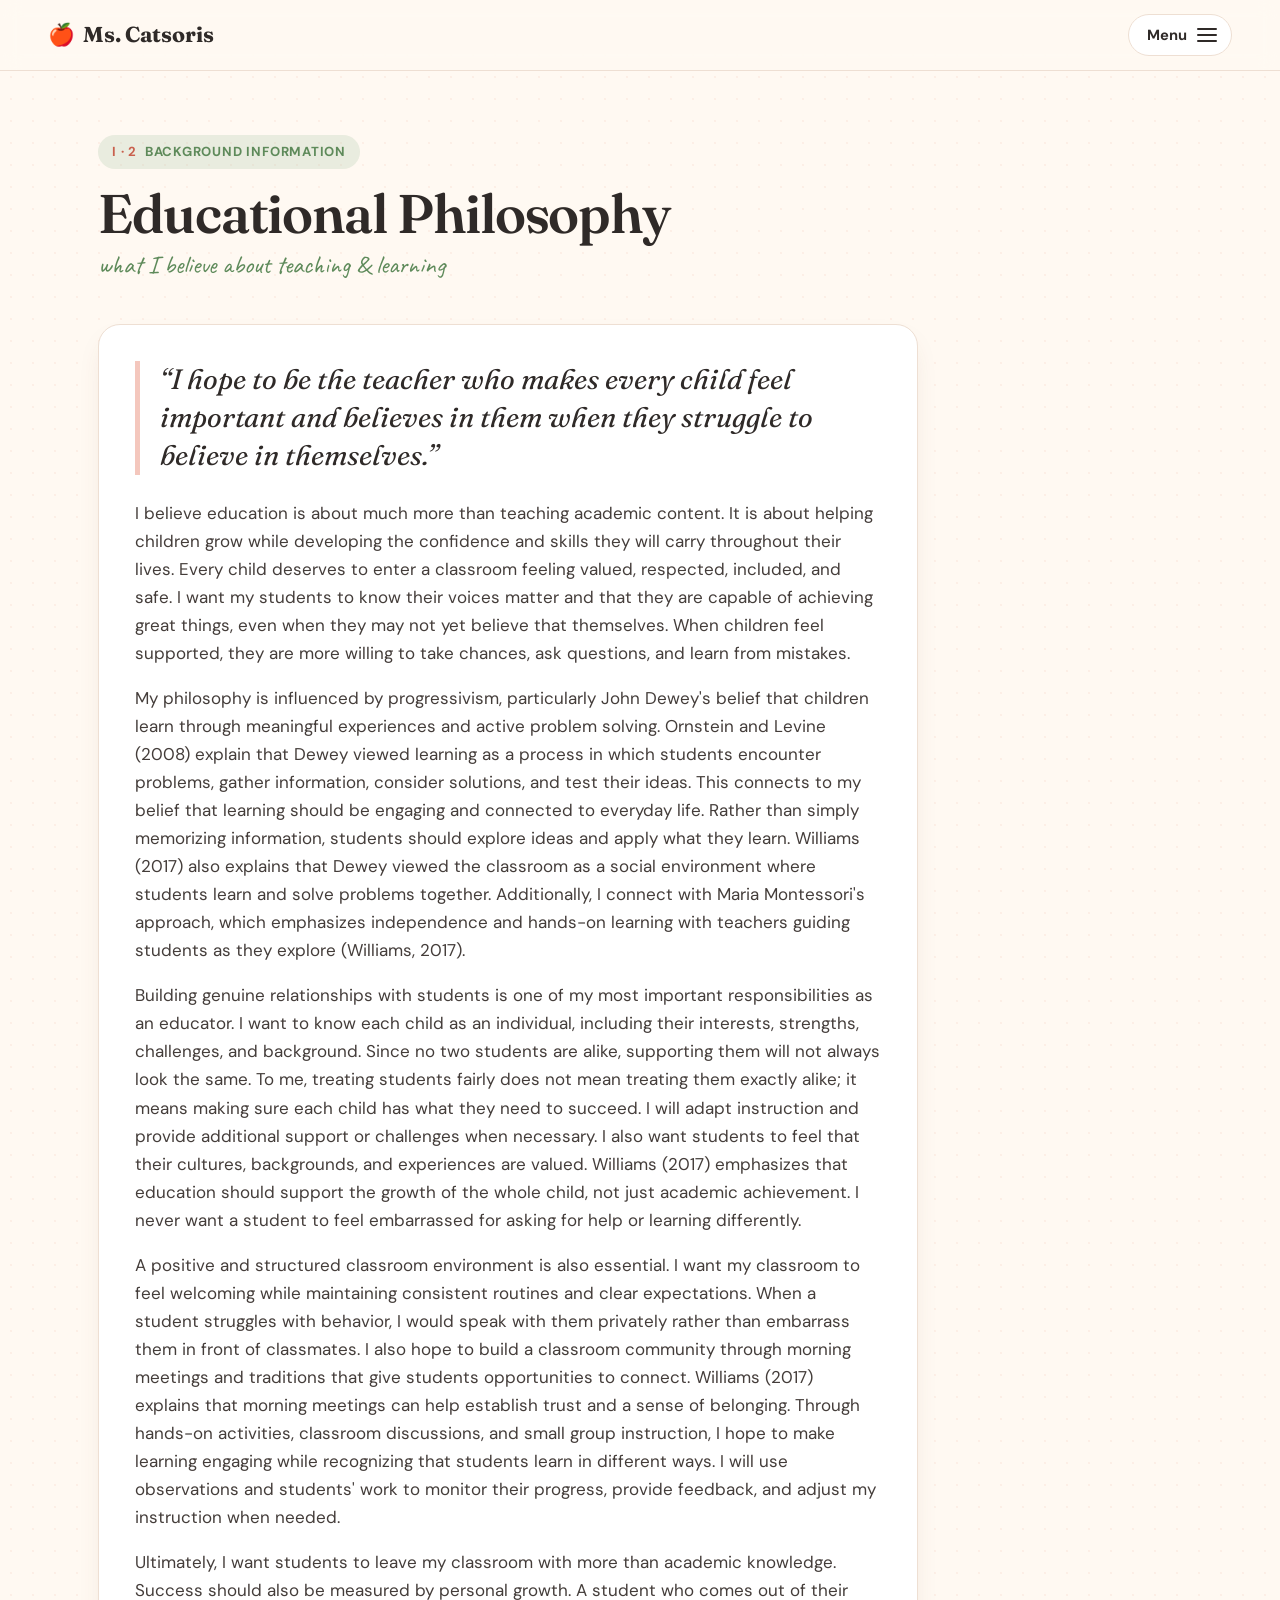
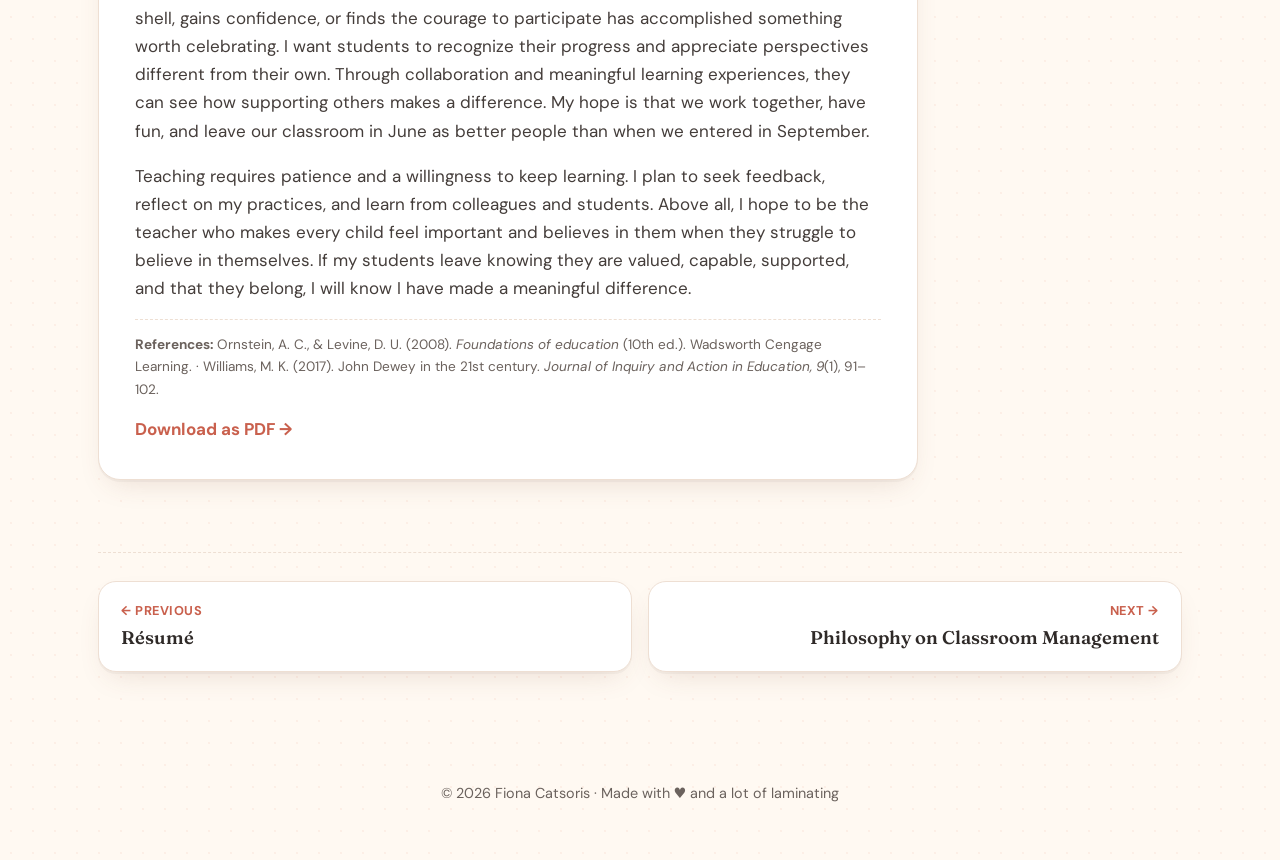
<file: philosophy.html>
<!doctype html>
<html lang="en">
<head>
  <meta charset="utf-8" />
  <meta name="viewport" content="width=device-width, initial-scale=1" />
  <title>Educational Philosophy · Ms. Fiona Catsoris</title>
  <meta name="description" content="Teaching e-portfolio of Fiona Catsoris, St. Joseph's University, New York: background, teaching artifacts and reflections, and professional information." />
  <link rel="icon" href="favicon.ico" sizes="any" />
  <link rel="icon" type="image/png" sizes="32x32" href="assets/img/favicon-32.png" />
  <link rel="icon" type="image/png" sizes="192x192" href="assets/img/favicon-192.png" />
  <link rel="apple-touch-icon" href="assets/img/apple-touch-icon.png" />
  <link rel="preconnect" href="https://fonts.googleapis.com" />
  <link rel="preconnect" href="https://fonts.gstatic.com" crossorigin />
  <link href="https://fonts.googleapis.com/css2?family=Fraunces:ital,opsz,wght@0,9..144,400;0,9..144,600;0,9..144,700;1,9..144,400&family=DM+Sans:wght@400;500;700&family=Caveat:wght@500;700&display=swap" rel="stylesheet" />
  <link rel="stylesheet" href="assets/css/style.css" />
</head>
<body>

<a class="skip-link" href="#main">Skip to content</a>
<header class="site-header">
  <a class="brand" href="index.html"><span class="brand-apple">🍎</span> Ms. Catsoris</a>
  <button class="nav-toggle" aria-label="Open menu" aria-expanded="false" aria-controls="site-menu">
    <span class="nav-toggle-label">Menu</span>
    <span class="bars" aria-hidden="true"><i></i><i></i><i></i></span>
  </button>
  <nav id="site-menu" class="menu" aria-label="Portfolio pages">
    <div class="menu-inner">
      <a class="menu-home" href="index.html">🏠 Home</a>
      <div class="menu-group">
        <p class="menu-part"><span>I.</span> Background Information</p>
        <a href="resume.html"><span class="menu-num">I · 1</span><span>Résumé</span></a>
        <a href="philosophy.html" aria-current="page"><span class="menu-num">I · 2</span><span>Educational Philosophy</span></a>
        <a href="classroom-management.html"><span class="menu-num">I · 3</span><span>Philosophy on Classroom Management</span></a>
        <a href="about.html"><span class="menu-num">I · 4</span><span>A Little Bit About Me</span></a>
      </div>
      <div class="menu-group">
        <p class="menu-part"><span>II.</span> Teaching Artifacts &amp; Reflections</p>
        <a href="lessons.html"><span class="menu-num">II · 1</span><span>Lesson Plans &amp; Resources</span></a>
        <a href="classroom.html"><span class="menu-num">II · 2</span><span>Pictures of My Lessons</span></a>
        <a href="student-work.html"><span class="menu-num">II · 3</span><span>Student Work Samples</span></a>
        <a href="reflections.html"><span class="menu-num">II · 4</span><span>Commentary &amp; Observations</span></a>
      </div>
      <div class="menu-group">
        <p class="menu-part"><span>III.</span> Professional Information</p>
        <a href="professional.html"><span class="menu-num">III · 1</span><span>Professional Activities &amp; Awards</span></a>
      </div>
      <a class="menu-cta" href="index.html#contact">Say hi 👋</a>
    </div>
  </nav>
</header>

<main id="main" class="page">
  <div class="page-inner">
    <div class="page-head">
      <p class="page-crumb"><span>I · 2</span> Background Information</p>
      <h1>Educational Philosophy</h1>
      <p class="handwritten">what I believe about teaching & learning</p>
    </div>

    <section id="philosophy" class="page-sub">
      <article class="card prose">
        <blockquote class="pull">“I hope to be the teacher who makes every child feel important and believes in them when they struggle to believe in themselves.”</blockquote>
        <p>I believe education is about much more than teaching academic content. It is about helping children grow while developing the confidence and skills they will carry throughout their lives. Every child deserves to enter a classroom feeling valued, respected, included, and safe. I want my students to know their voices matter and that they are capable of achieving great things, even when they may not yet believe that themselves. When children feel supported, they are more willing to take chances, ask questions, and learn from mistakes.</p>
        <p>My philosophy is influenced by progressivism, particularly John Dewey's belief that children learn through meaningful experiences and active problem solving. Ornstein and Levine (2008) explain that Dewey viewed learning as a process in which students encounter problems, gather information, consider solutions, and test their ideas. This connects to my belief that learning should be engaging and connected to everyday life. Rather than simply memorizing information, students should explore ideas and apply what they learn. Williams (2017) also explains that Dewey viewed the classroom as a social environment where students learn and solve problems together. Additionally, I connect with Maria Montessori's approach, which emphasizes independence and hands-on learning with teachers guiding students as they explore (Williams, 2017).</p>
        <p>Building genuine relationships with students is one of my most important responsibilities as an educator. I want to know each child as an individual, including their interests, strengths, challenges, and background. Since no two students are alike, supporting them will not always look the same. To me, treating students fairly does not mean treating them exactly alike; it means making sure each child has what they need to succeed. I will adapt instruction and provide additional support or challenges when necessary. I also want students to feel that their cultures, backgrounds, and experiences are valued. Williams (2017) emphasizes that education should support the growth of the whole child, not just academic achievement. I never want a student to feel embarrassed for asking for help or learning differently.</p>
        <p>A positive and structured classroom environment is also essential. I want my classroom to feel welcoming while maintaining consistent routines and clear expectations. When a student struggles with behavior, I would speak with them privately rather than embarrass them in front of classmates. I also hope to build a classroom community through morning meetings and traditions that give students opportunities to connect. Williams (2017) explains that morning meetings can help establish trust and a sense of belonging. Through hands-on activities, classroom discussions, and small group instruction, I hope to make learning engaging while recognizing that students learn in different ways. I will use observations and students' work to monitor their progress, provide feedback, and adjust my instruction when needed.</p>
        <p>Ultimately, I want students to leave my classroom with more than academic knowledge. Success should also be measured by personal growth. A student who comes out of their shell, gains confidence, or finds the courage to participate has accomplished something worth celebrating. I want students to recognize their progress and appreciate perspectives different from their own. Through collaboration and meaningful learning experiences, they can see how supporting others makes a difference. My hope is that we work together, have fun, and leave our classroom in June as better people than when we entered in September.</p>
        <p>Teaching requires patience and a willingness to keep learning. I plan to seek feedback, reflect on my practices, and learn from colleagues and students. Above all, I hope to be the teacher who makes every child feel important and believes in them when they struggle to believe in themselves. If my students leave knowing they are valued, capable, supported, and that they belong, I will know I have made a meaningful difference.</p>
        <p class="refs"><strong>References:</strong> Ornstein, A. C., &amp; Levine, D. U. (2008). <em>Foundations of education</em> (10th ed.). Wadsworth Cengage Learning. · Williams, M. K. (2017). John Dewey in the 21st century. <em>Journal of Inquiry and Action in Education, 9</em>(1), 91–102.</p>
        <a class="link-arrow" href="assets/docs/philosophy-of-education.pdf" target="_blank" rel="noopener">Download as PDF</a>
      </article>
    
    </section>

  <nav class="pager" aria-label="Previous and next page">
    <a class="pager-link pager-prev" href="resume.html"><small>← Previous</small><strong>Résumé</strong></a>
    <a class="pager-link pager-next" href="classroom-management.html"><small>Next →</small><strong>Philosophy on Classroom Management</strong></a>
  </nav>
  </div>
</main>

<footer class="site-footer">
  <p>© 2026 Fiona Catsoris · Made with ♥ and a lot of laminating</p>
</footer>

<div class="lightbox" hidden>
  <button class="lightbox-close" aria-label="Close">×</button>
  <figure><img alt="" /><figcaption></figcaption></figure>
</div>

<script src="assets/js/main.js"></script>
</body>
</html>
</file>
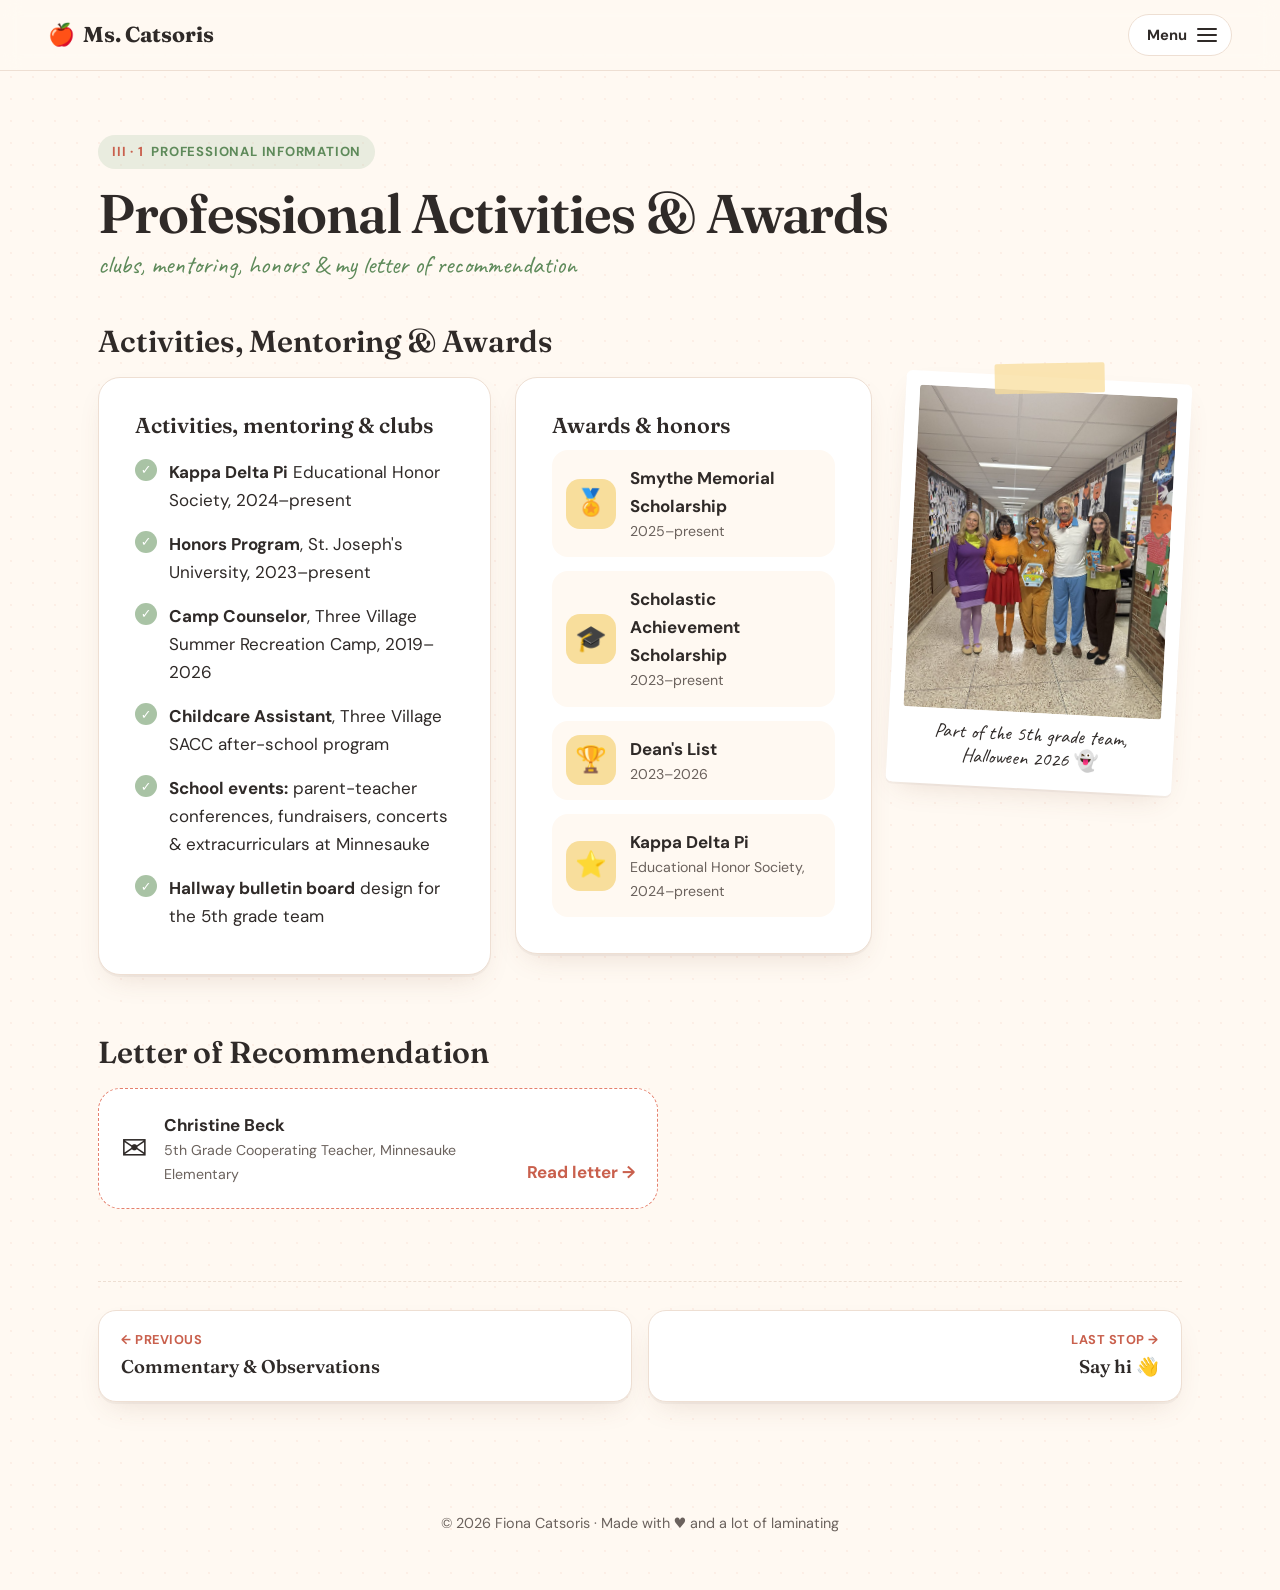
<file: professional.html>
<!doctype html>
<html lang="en">
<head>
  <meta charset="utf-8" />
  <meta name="viewport" content="width=device-width, initial-scale=1" />
  <title>Professional Activities &amp; Awards · Ms. Fiona Catsoris</title>
  <meta name="description" content="Teaching e-portfolio of Fiona Catsoris, St. Joseph's University, New York: background, teaching artifacts and reflections, and professional information." />
  <link rel="icon" href="favicon.ico" sizes="any" />
  <link rel="icon" type="image/png" sizes="32x32" href="assets/img/favicon-32.png" />
  <link rel="icon" type="image/png" sizes="192x192" href="assets/img/favicon-192.png" />
  <link rel="apple-touch-icon" href="assets/img/apple-touch-icon.png" />
  <link rel="preconnect" href="https://fonts.googleapis.com" />
  <link rel="preconnect" href="https://fonts.gstatic.com" crossorigin />
  <link href="https://fonts.googleapis.com/css2?family=Fraunces:ital,opsz,wght@0,9..144,400;0,9..144,600;0,9..144,700;1,9..144,400&family=DM+Sans:wght@400;500;700&family=Caveat:wght@500;700&display=swap" rel="stylesheet" />
  <link rel="stylesheet" href="assets/css/style.css" />
</head>
<body>

<a class="skip-link" href="#main">Skip to content</a>
<header class="site-header">
  <a class="brand" href="index.html"><span class="brand-apple">🍎</span> Ms. Catsoris</a>
  <button class="nav-toggle" aria-label="Open menu" aria-expanded="false" aria-controls="site-menu">
    <span class="nav-toggle-label">Menu</span>
    <span class="bars" aria-hidden="true"><i></i><i></i><i></i></span>
  </button>
  <nav id="site-menu" class="menu" aria-label="Portfolio pages">
    <div class="menu-inner">
      <a class="menu-home" href="index.html">🏠 Home</a>
      <div class="menu-group">
        <p class="menu-part"><span>I.</span> Background Information</p>
        <a href="resume.html"><span class="menu-num">I · 1</span><span>Résumé</span></a>
        <a href="philosophy.html"><span class="menu-num">I · 2</span><span>Educational Philosophy</span></a>
        <a href="classroom-management.html"><span class="menu-num">I · 3</span><span>Philosophy on Classroom Management</span></a>
        <a href="about.html"><span class="menu-num">I · 4</span><span>A Little Bit About Me</span></a>
      </div>
      <div class="menu-group">
        <p class="menu-part"><span>II.</span> Teaching Artifacts &amp; Reflections</p>
        <a href="lessons.html"><span class="menu-num">II · 1</span><span>Lesson Plans &amp; Resources</span></a>
        <a href="classroom.html"><span class="menu-num">II · 2</span><span>Pictures of My Lessons</span></a>
        <a href="student-work.html"><span class="menu-num">II · 3</span><span>Student Work Samples</span></a>
        <a href="reflections.html"><span class="menu-num">II · 4</span><span>Commentary &amp; Observations</span></a>
      </div>
      <div class="menu-group">
        <p class="menu-part"><span>III.</span> Professional Information</p>
        <a href="professional.html" aria-current="page"><span class="menu-num">III · 1</span><span>Professional Activities &amp; Awards</span></a>
      </div>
      <a class="menu-cta" href="index.html#contact">Say hi 👋</a>
    </div>
  </nav>
</header>

<main id="main" class="page">
  <div class="page-inner">
    <div class="page-head">
      <p class="page-crumb"><span>III · 1</span> Professional Information</p>
      <h1>Professional Activities &amp; Awards</h1>
      <p class="handwritten">clubs, mentoring, honors & my letter of recommendation</p>
    </div>

    <section id="activities" class="page-sub">
      <h2 class="page-sub-title">Activities, Mentoring &amp; Awards</h2>
      <div class="pro-grid pro-grid-3">
        <div class="card">
          <h3>Activities, mentoring &amp; clubs</h3>
          <ul class="check-list">
            <li><strong>Kappa Delta Pi</strong> Educational Honor Society, 2024–present</li>
            <li><strong>Honors Program</strong>, St. Joseph's University, 2023–present</li>
            <li><strong>Camp Counselor</strong>, Three Village Summer Recreation Camp, 2019–2026</li>
            <li><strong>Childcare Assistant</strong>, Three Village SACC after-school program</li>
            <li><strong>School events:</strong> parent-teacher conferences, fundraisers, concerts &amp; extracurriculars at Minnesauke</li>
            <li><strong>Hallway bulletin board</strong> design for the 5th grade team</li>
          </ul>
        </div>
        <div class="card">
          <h3>Awards &amp; honors</h3>
          <ul class="awards">
            <li><span class="award-ico">🏅</span><div><strong>Smythe Memorial Scholarship</strong><small>2025–present</small></div></li>
            <li><span class="award-ico">🎓</span><div><strong>Scholastic Achievement Scholarship</strong><small>2023–present</small></div></li>
            <li><span class="award-ico">🏆</span><div><strong>Dean's List</strong><small>2023–2026</small></div></li>
            <li><span class="award-ico">⭐</span><div><strong>Kappa Delta Pi</strong><small>Educational Honor Society, 2024–present</small></div></li>
          </ul>
        </div>
        <figure class="polaroid tilt-r community-photo">
          <span class="tape"></span>
          <img src="assets/img/halloween-team.jpg" alt="Fiona and the 5th grade team dressed as the Scooby-Doo gang for Halloween" loading="lazy" />
          <figcaption>Part of the 5th grade team, Halloween 2026 👻</figcaption>
        </figure>
      </div>
    
    </section>
    <section id="letters" class="page-sub">
      <h2 class="page-sub-title">Letter of Recommendation</h2>
      <div class="letters">
        <a class="letter" href="assets/docs/letter-christine-beck.pdf" target="_blank" rel="noopener">
          <span class="envelope" aria-hidden="true">✉️</span>
          <span><strong>Christine Beck</strong><small>5th Grade Cooperating Teacher, Minnesauke Elementary</small></span>
          <span class="link-arrow">Read letter</span>
        </a>
      </div>
    
    </section>

  <nav class="pager" aria-label="Previous and next page">
    <a class="pager-link pager-prev" href="reflections.html"><small>← Previous</small><strong>Commentary &amp; Observations</strong></a>
    <a class="pager-link pager-next" href="index.html#contact"><small>Last stop →</small><strong>Say hi 👋</strong></a>
  </nav>
  </div>
</main>

<footer class="site-footer">
  <p>© 2026 Fiona Catsoris · Made with ♥ and a lot of laminating</p>
</footer>

<div class="lightbox" hidden>
  <button class="lightbox-close" aria-label="Close">×</button>
  <figure><img alt="" /><figcaption></figcaption></figure>
</div>

<script src="assets/js/main.js"></script>
</body>
</html>
</file>
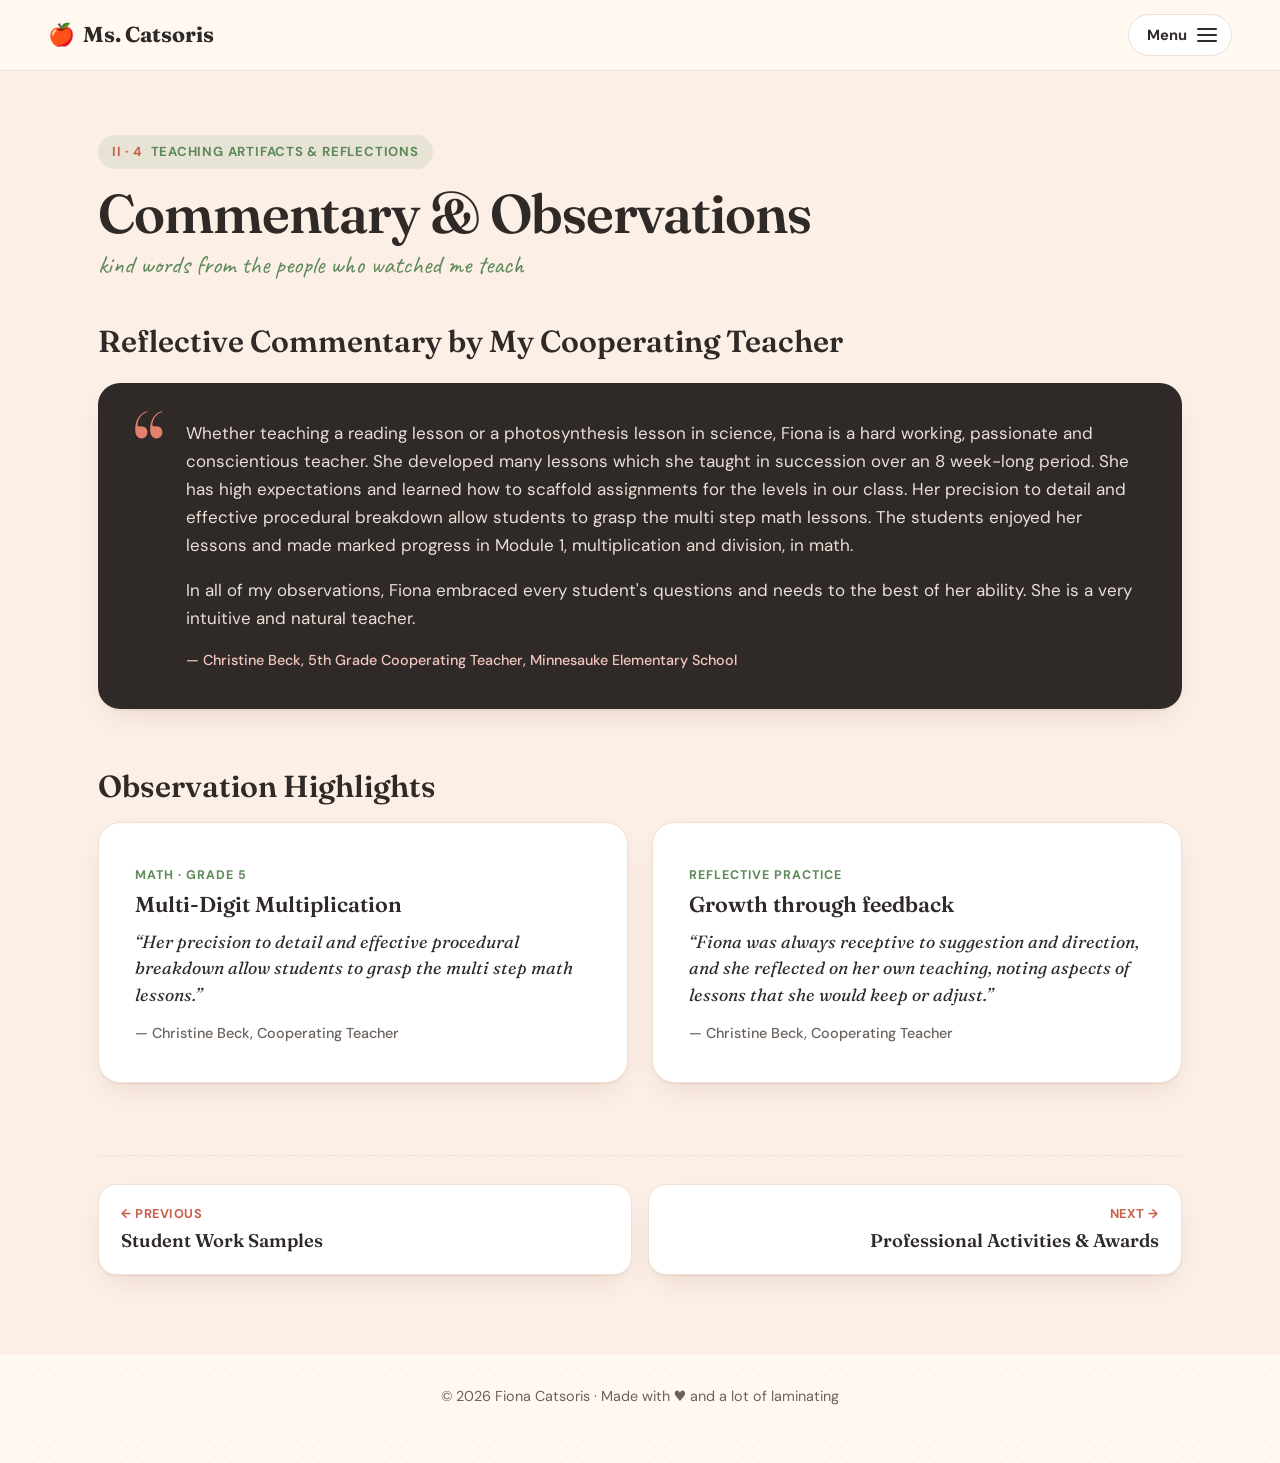
<file: reflections.html>
<!doctype html>
<html lang="en">
<head>
  <meta charset="utf-8" />
  <meta name="viewport" content="width=device-width, initial-scale=1" />
  <title>Commentary &amp; Observations · Ms. Fiona Catsoris</title>
  <meta name="description" content="Teaching e-portfolio of Fiona Catsoris, St. Joseph's University, New York: background, teaching artifacts and reflections, and professional information." />
  <link rel="icon" href="favicon.ico" sizes="any" />
  <link rel="icon" type="image/png" sizes="32x32" href="assets/img/favicon-32.png" />
  <link rel="icon" type="image/png" sizes="192x192" href="assets/img/favicon-192.png" />
  <link rel="apple-touch-icon" href="assets/img/apple-touch-icon.png" />
  <link rel="preconnect" href="https://fonts.googleapis.com" />
  <link rel="preconnect" href="https://fonts.gstatic.com" crossorigin />
  <link href="https://fonts.googleapis.com/css2?family=Fraunces:ital,opsz,wght@0,9..144,400;0,9..144,600;0,9..144,700;1,9..144,400&family=DM+Sans:wght@400;500;700&family=Caveat:wght@500;700&display=swap" rel="stylesheet" />
  <link rel="stylesheet" href="assets/css/style.css" />
</head>
<body>

<a class="skip-link" href="#main">Skip to content</a>
<header class="site-header">
  <a class="brand" href="index.html"><span class="brand-apple">🍎</span> Ms. Catsoris</a>
  <button class="nav-toggle" aria-label="Open menu" aria-expanded="false" aria-controls="site-menu">
    <span class="nav-toggle-label">Menu</span>
    <span class="bars" aria-hidden="true"><i></i><i></i><i></i></span>
  </button>
  <nav id="site-menu" class="menu" aria-label="Portfolio pages">
    <div class="menu-inner">
      <a class="menu-home" href="index.html">🏠 Home</a>
      <div class="menu-group">
        <p class="menu-part"><span>I.</span> Background Information</p>
        <a href="resume.html"><span class="menu-num">I · 1</span><span>Résumé</span></a>
        <a href="philosophy.html"><span class="menu-num">I · 2</span><span>Educational Philosophy</span></a>
        <a href="classroom-management.html"><span class="menu-num">I · 3</span><span>Philosophy on Classroom Management</span></a>
        <a href="about.html"><span class="menu-num">I · 4</span><span>A Little Bit About Me</span></a>
      </div>
      <div class="menu-group">
        <p class="menu-part"><span>II.</span> Teaching Artifacts &amp; Reflections</p>
        <a href="lessons.html"><span class="menu-num">II · 1</span><span>Lesson Plans &amp; Resources</span></a>
        <a href="classroom.html"><span class="menu-num">II · 2</span><span>Pictures of My Lessons</span></a>
        <a href="student-work.html"><span class="menu-num">II · 3</span><span>Student Work Samples</span></a>
        <a href="reflections.html" aria-current="page"><span class="menu-num">II · 4</span><span>Commentary &amp; Observations</span></a>
      </div>
      <div class="menu-group">
        <p class="menu-part"><span>III.</span> Professional Information</p>
        <a href="professional.html"><span class="menu-num">III · 1</span><span>Professional Activities &amp; Awards</span></a>
      </div>
      <a class="menu-cta" href="index.html#contact">Say hi 👋</a>
    </div>
  </nav>
</header>

<main id="main" class="page page-tint">
  <div class="page-inner">
    <div class="page-head">
      <p class="page-crumb"><span>II · 4</span> Teaching Artifacts &amp; Reflections</p>
      <h1>Commentary &amp; Observations</h1>
      <p class="handwritten">kind words from the people who watched me teach</p>
    </div>

    <section id="commentary" class="page-sub">
      <h2 class="page-sub-title">Reflective Commentary by My Cooperating Teacher</h2>
      <article class="card letter-quote">
        <span class="quote-mark" aria-hidden="true">“</span>
        <div>
          <p>Whether teaching a reading lesson or a photosynthesis lesson in science, Fiona is a hard working, passionate and conscientious teacher. She developed many lessons which she taught in succession over an 8 week-long period. She has high expectations and learned how to scaffold assignments for the levels in our class. Her precision to detail and effective procedural breakdown allow students to grasp the multi step math lessons. The students enjoyed her lessons and made marked progress in Module 1, multiplication and division, in math.</p>
          <p>In all of my observations, Fiona embraced every student's questions and needs to the best of her ability. She is a very intuitive and natural teacher.</p>
          <p class="who">— Christine Beck, 5th Grade Cooperating Teacher, Minnesauke Elementary School</p>
        </div>
      </article>
    
    </section>
    <section id="observations" class="page-sub">
      <h2 class="page-sub-title">Observation Highlights</h2>
      <div class="obs-grid">
        <article class="card obs">
          <span class="obs-badge">Math · Grade 5</span>
          <h3>Multi-Digit Multiplication</h3>
          <blockquote>“Her precision to detail and effective procedural breakdown allow students to grasp the multi step math lessons.”</blockquote>
          <p class="who">— Christine Beck, Cooperating Teacher</p>
        </article>
        <article class="card obs">
          <span class="obs-badge">Reflective Practice</span>
          <h3>Growth through feedback</h3>
          <blockquote>“Fiona was always receptive to suggestion and direction, and she reflected on her own teaching, noting aspects of lessons that she would keep or adjust.”</blockquote>
          <p class="who">— Christine Beck, Cooperating Teacher</p>
        </article>
      </div>
    
    </section>

  <nav class="pager" aria-label="Previous and next page">
    <a class="pager-link pager-prev" href="student-work.html"><small>← Previous</small><strong>Student Work Samples</strong></a>
    <a class="pager-link pager-next" href="professional.html"><small>Next →</small><strong>Professional Activities &amp; Awards</strong></a>
  </nav>
  </div>
</main>

<footer class="site-footer">
  <p>© 2026 Fiona Catsoris · Made with ♥ and a lot of laminating</p>
</footer>

<div class="lightbox" hidden>
  <button class="lightbox-close" aria-label="Close">×</button>
  <figure><img alt="" /><figcaption></figcaption></figure>
</div>

<script src="assets/js/main.js"></script>
</body>
</html>
</file>
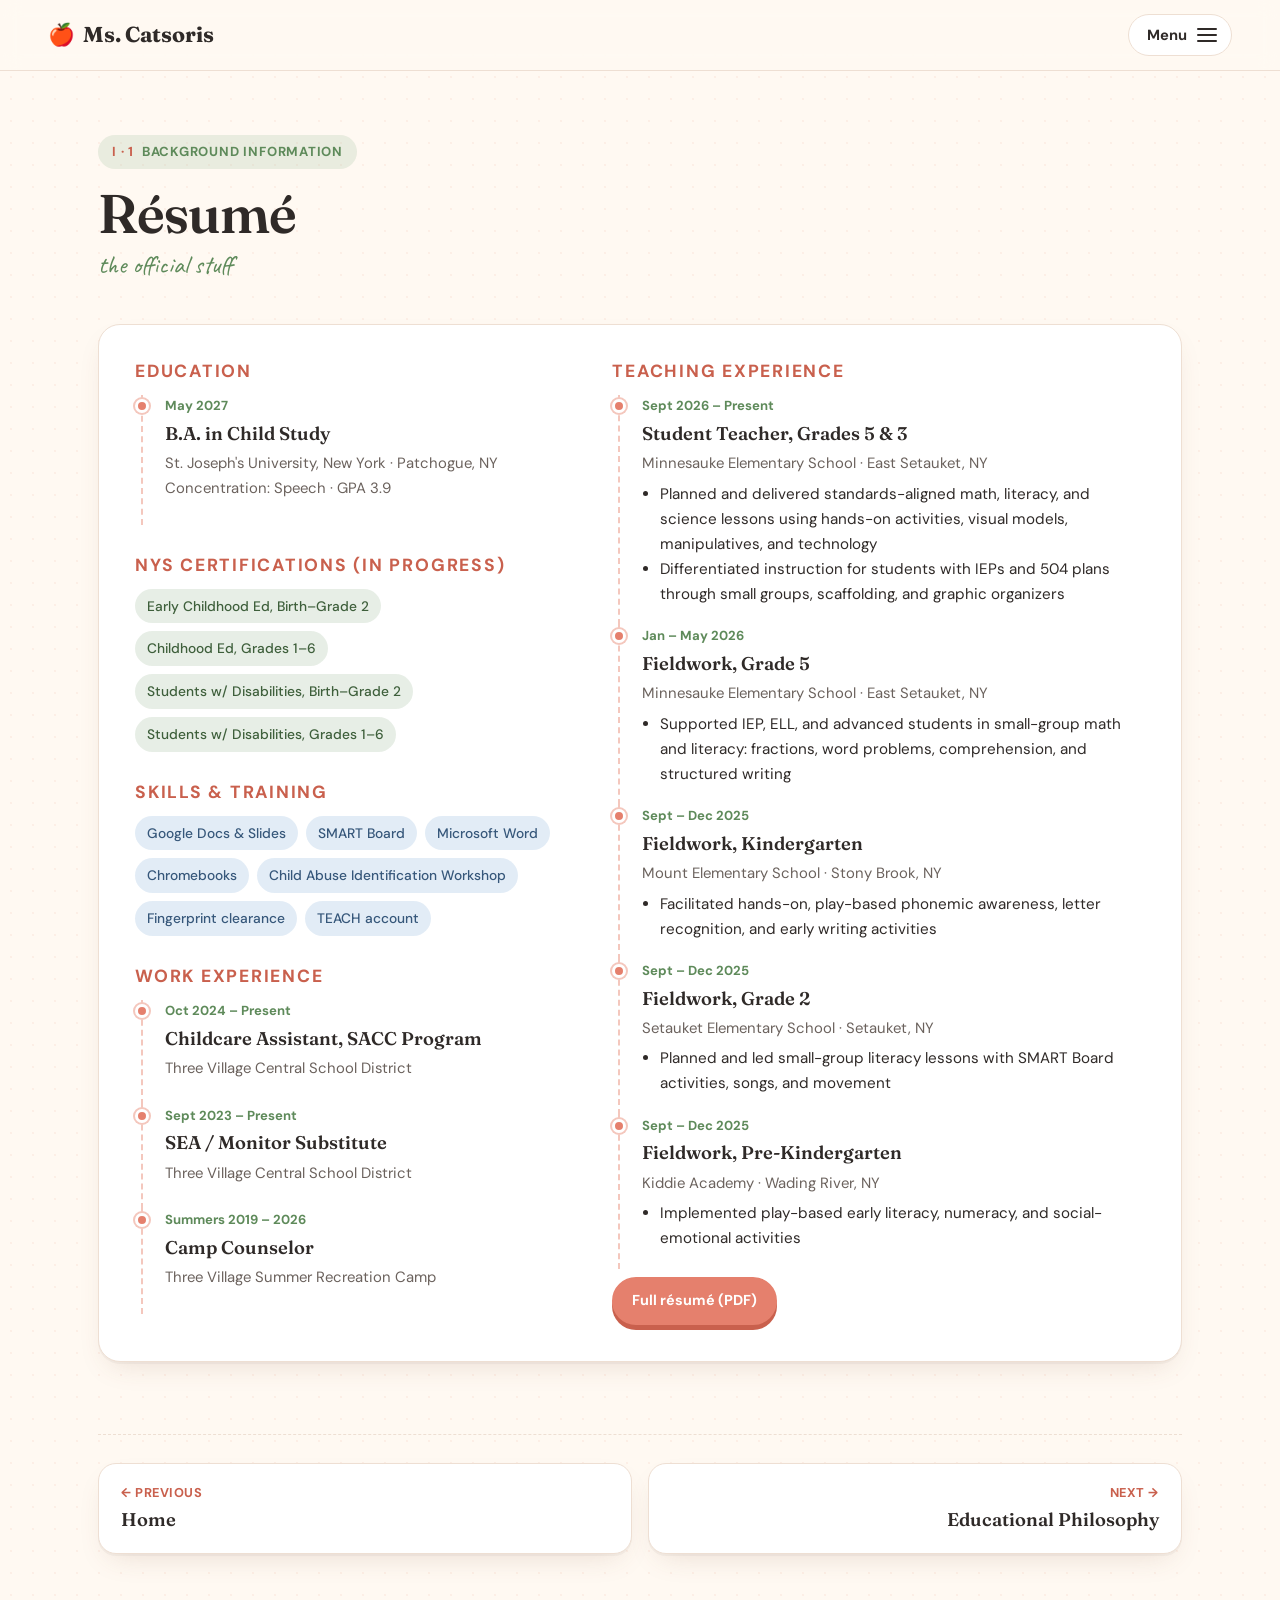
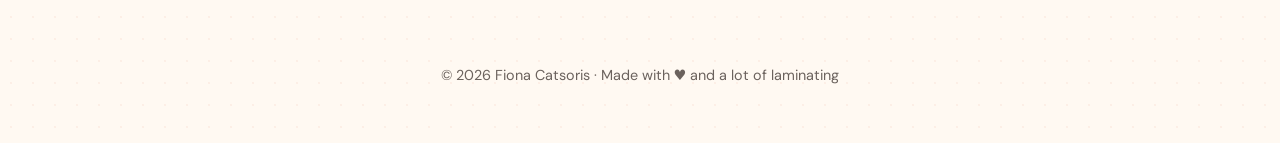
<file: resume.html>
<!doctype html>
<html lang="en">
<head>
  <meta charset="utf-8" />
  <meta name="viewport" content="width=device-width, initial-scale=1" />
  <title>Résumé · Ms. Fiona Catsoris</title>
  <meta name="description" content="Teaching e-portfolio of Fiona Catsoris, St. Joseph's University, New York: background, teaching artifacts and reflections, and professional information." />
  <link rel="icon" href="favicon.ico" sizes="any" />
  <link rel="icon" type="image/png" sizes="32x32" href="assets/img/favicon-32.png" />
  <link rel="icon" type="image/png" sizes="192x192" href="assets/img/favicon-192.png" />
  <link rel="apple-touch-icon" href="assets/img/apple-touch-icon.png" />
  <link rel="preconnect" href="https://fonts.googleapis.com" />
  <link rel="preconnect" href="https://fonts.gstatic.com" crossorigin />
  <link href="https://fonts.googleapis.com/css2?family=Fraunces:ital,opsz,wght@0,9..144,400;0,9..144,600;0,9..144,700;1,9..144,400&family=DM+Sans:wght@400;500;700&family=Caveat:wght@500;700&display=swap" rel="stylesheet" />
  <link rel="stylesheet" href="assets/css/style.css" />
</head>
<body>

<a class="skip-link" href="#main">Skip to content</a>
<header class="site-header">
  <a class="brand" href="index.html"><span class="brand-apple">🍎</span> Ms. Catsoris</a>
  <button class="nav-toggle" aria-label="Open menu" aria-expanded="false" aria-controls="site-menu">
    <span class="nav-toggle-label">Menu</span>
    <span class="bars" aria-hidden="true"><i></i><i></i><i></i></span>
  </button>
  <nav id="site-menu" class="menu" aria-label="Portfolio pages">
    <div class="menu-inner">
      <a class="menu-home" href="index.html">🏠 Home</a>
      <div class="menu-group">
        <p class="menu-part"><span>I.</span> Background Information</p>
        <a href="resume.html" aria-current="page"><span class="menu-num">I · 1</span><span>Résumé</span></a>
        <a href="philosophy.html"><span class="menu-num">I · 2</span><span>Educational Philosophy</span></a>
        <a href="classroom-management.html"><span class="menu-num">I · 3</span><span>Philosophy on Classroom Management</span></a>
        <a href="about.html"><span class="menu-num">I · 4</span><span>A Little Bit About Me</span></a>
      </div>
      <div class="menu-group">
        <p class="menu-part"><span>II.</span> Teaching Artifacts &amp; Reflections</p>
        <a href="lessons.html"><span class="menu-num">II · 1</span><span>Lesson Plans &amp; Resources</span></a>
        <a href="classroom.html"><span class="menu-num">II · 2</span><span>Pictures of My Lessons</span></a>
        <a href="student-work.html"><span class="menu-num">II · 3</span><span>Student Work Samples</span></a>
        <a href="reflections.html"><span class="menu-num">II · 4</span><span>Commentary &amp; Observations</span></a>
      </div>
      <div class="menu-group">
        <p class="menu-part"><span>III.</span> Professional Information</p>
        <a href="professional.html"><span class="menu-num">III · 1</span><span>Professional Activities &amp; Awards</span></a>
      </div>
      <a class="menu-cta" href="index.html#contact">Say hi 👋</a>
    </div>
  </nav>
</header>

<main id="main" class="page">
  <div class="page-inner">
    <div class="page-head">
      <p class="page-crumb"><span>I · 1</span> Background Information</p>
      <h1>Résumé</h1>
      <p class="handwritten">the official stuff</p>
    </div>

    <section id="resume" class="page-sub">
      <div class="resume card">
        <div class="resume-col">
          <h3>Education</h3>
          <div class="tl-item">
            <p class="tl-date">May 2027</p>
            <p class="tl-title">B.A. in Child Study</p>
            <p class="tl-sub">St. Joseph's University, New York · Patchogue, NY<br/>Concentration: Speech · GPA 3.9</p>
          </div>
          <h3>NYS Certifications (in progress)</h3>
          <ul class="chips">
            <li>Early Childhood Ed, Birth–Grade 2</li>
            <li>Childhood Ed, Grades 1–6</li>
            <li>Students w/ Disabilities, Birth–Grade 2</li>
            <li>Students w/ Disabilities, Grades 1–6</li>
          </ul>
          <h3>Skills &amp; Training</h3>
          <ul class="chips chips-soft">
            <li>Google Docs &amp; Slides</li><li>SMART Board</li><li>Microsoft Word</li><li>Chromebooks</li><li>Child Abuse Identification Workshop</li><li>Fingerprint clearance</li><li>TEACH account</li>
          </ul>
          <h3>Work Experience</h3>
          <div class="tl-item">
            <p class="tl-date">Oct 2024 – Present</p>
            <p class="tl-title">Childcare Assistant, SACC Program</p>
            <p class="tl-sub">Three Village Central School District</p>
          </div>
          <div class="tl-item">
            <p class="tl-date">Sept 2023 – Present</p>
            <p class="tl-title">SEA / Monitor Substitute</p>
            <p class="tl-sub">Three Village Central School District</p>
          </div>
          <div class="tl-item">
            <p class="tl-date">Summers 2019 – 2026</p>
            <p class="tl-title">Camp Counselor</p>
            <p class="tl-sub">Three Village Summer Recreation Camp</p>
          </div>
        </div>
        <div class="resume-col">
          <h3>Teaching Experience</h3>
          <div class="tl-item">
            <p class="tl-date">Sept 2026 – Present</p>
            <p class="tl-title">Student Teacher, Grades 5 &amp; 3</p>
            <p class="tl-sub">Minnesauke Elementary School · East Setauket, NY</p>
            <ul><li>Planned and delivered standards-aligned math, literacy, and science lessons using hands-on activities, visual models, manipulatives, and technology</li><li>Differentiated instruction for students with IEPs and 504 plans through small groups, scaffolding, and graphic organizers</li></ul>
          </div>
          <div class="tl-item">
            <p class="tl-date">Jan – May 2026</p>
            <p class="tl-title">Fieldwork, Grade 5</p>
            <p class="tl-sub">Minnesauke Elementary School · East Setauket, NY</p>
            <ul><li>Supported IEP, ELL, and advanced students in small-group math and literacy: fractions, word problems, comprehension, and structured writing</li></ul>
          </div>
          <div class="tl-item">
            <p class="tl-date">Sept – Dec 2025</p>
            <p class="tl-title">Fieldwork, Kindergarten</p>
            <p class="tl-sub">Mount Elementary School · Stony Brook, NY</p>
            <ul><li>Facilitated hands-on, play-based phonemic awareness, letter recognition, and early writing activities</li></ul>
          </div>
          <div class="tl-item">
            <p class="tl-date">Sept – Dec 2025</p>
            <p class="tl-title">Fieldwork, Grade 2</p>
            <p class="tl-sub">Setauket Elementary School · Setauket, NY</p>
            <ul><li>Planned and led small-group literacy lessons with SMART Board activities, songs, and movement</li></ul>
          </div>
          <div class="tl-item">
            <p class="tl-date">Sept – Dec 2025</p>
            <p class="tl-title">Fieldwork, Pre-Kindergarten</p>
            <p class="tl-sub">Kiddie Academy · Wading River, NY</p>
            <ul><li>Implemented play-based early literacy, numeracy, and social-emotional activities</li></ul>
          </div>
          <a class="btn btn-primary btn-sm" href="assets/docs/Fiona-Catsoris-Resume.pdf" target="_blank" rel="noopener">Full résumé (PDF)</a>
        </div>
      </div>
    
    </section>

  <nav class="pager" aria-label="Previous and next page">
    <a class="pager-link pager-prev" href="index.html"><small>← Previous</small><strong>Home</strong></a>
    <a class="pager-link pager-next" href="philosophy.html"><small>Next →</small><strong>Educational Philosophy</strong></a>
  </nav>
  </div>
</main>

<footer class="site-footer">
  <p>© 2026 Fiona Catsoris · Made with ♥ and a lot of laminating</p>
</footer>

<div class="lightbox" hidden>
  <button class="lightbox-close" aria-label="Close">×</button>
  <figure><img alt="" /><figcaption></figcaption></figure>
</div>

<script src="assets/js/main.js"></script>
</body>
</html>
</file>
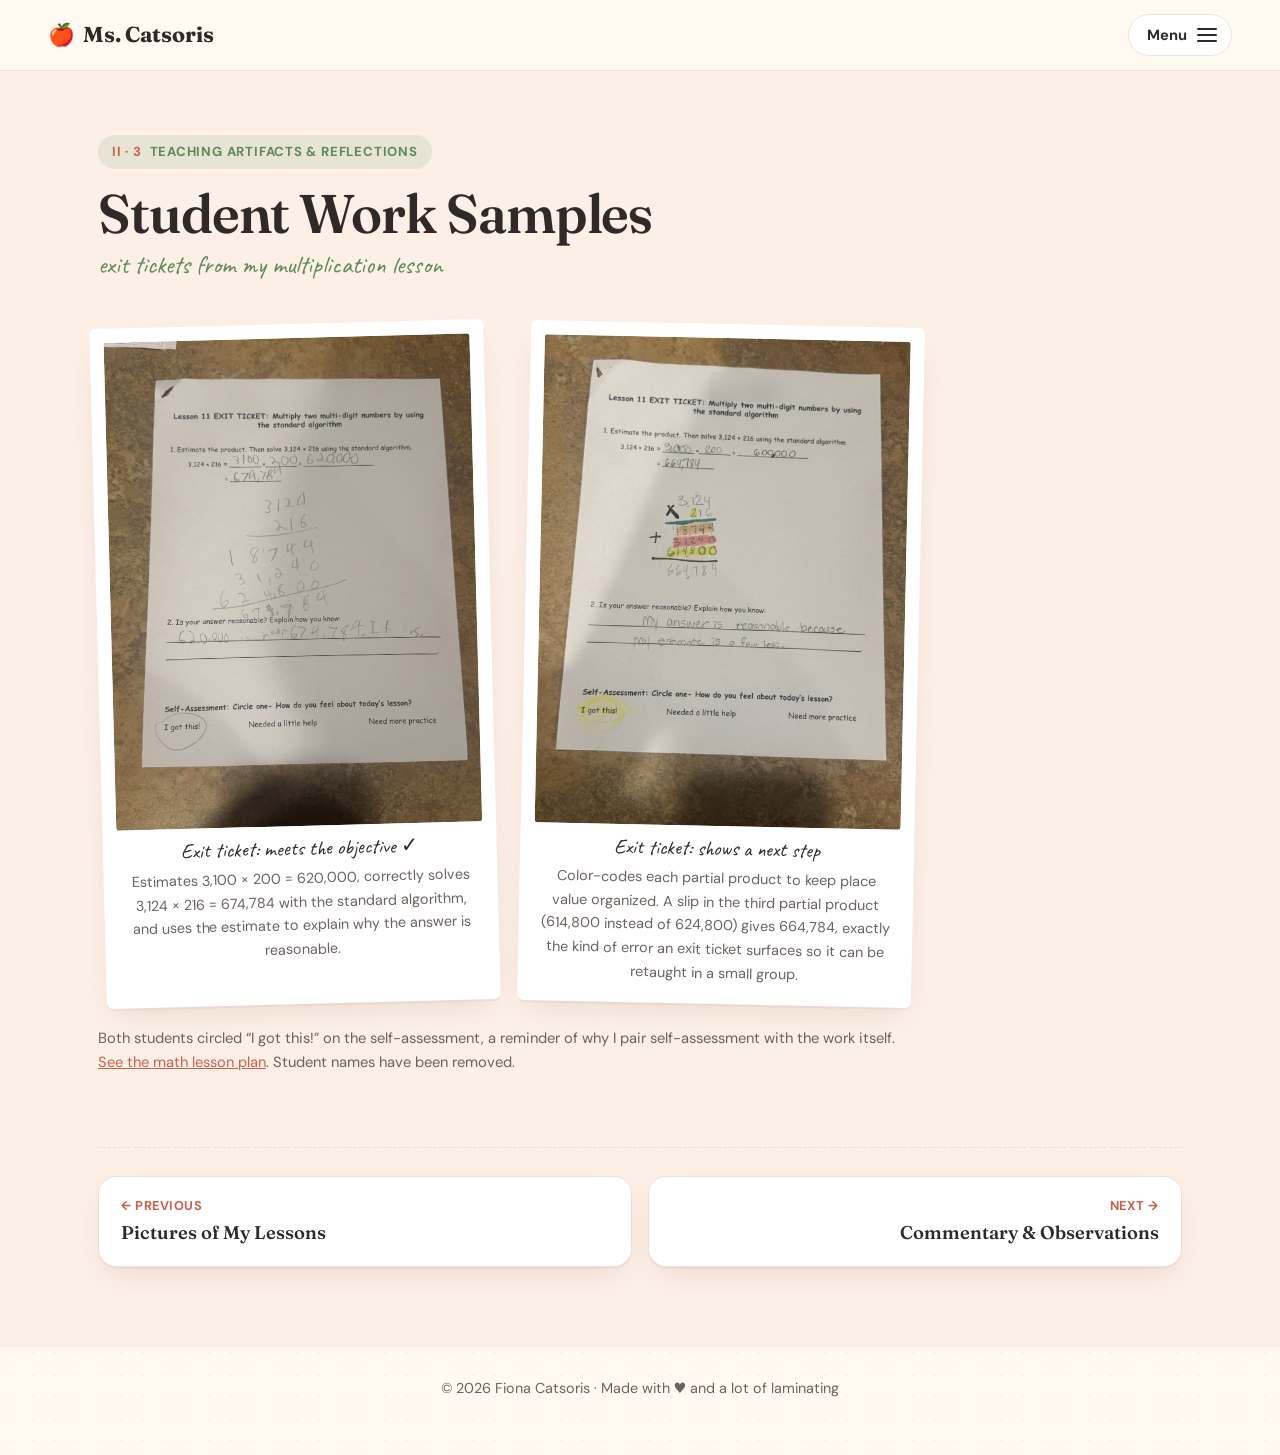
<file: student-work.html>
<!doctype html>
<html lang="en">
<head>
  <meta charset="utf-8" />
  <meta name="viewport" content="width=device-width, initial-scale=1" />
  <title>Student Work Samples · Ms. Fiona Catsoris</title>
  <meta name="description" content="Teaching e-portfolio of Fiona Catsoris, St. Joseph's University, New York: background, teaching artifacts and reflections, and professional information." />
  <link rel="icon" href="favicon.ico" sizes="any" />
  <link rel="icon" type="image/png" sizes="32x32" href="assets/img/favicon-32.png" />
  <link rel="icon" type="image/png" sizes="192x192" href="assets/img/favicon-192.png" />
  <link rel="apple-touch-icon" href="assets/img/apple-touch-icon.png" />
  <link rel="preconnect" href="https://fonts.googleapis.com" />
  <link rel="preconnect" href="https://fonts.gstatic.com" crossorigin />
  <link href="https://fonts.googleapis.com/css2?family=Fraunces:ital,opsz,wght@0,9..144,400;0,9..144,600;0,9..144,700;1,9..144,400&family=DM+Sans:wght@400;500;700&family=Caveat:wght@500;700&display=swap" rel="stylesheet" />
  <link rel="stylesheet" href="assets/css/style.css" />
</head>
<body>

<a class="skip-link" href="#main">Skip to content</a>
<header class="site-header">
  <a class="brand" href="index.html"><span class="brand-apple">🍎</span> Ms. Catsoris</a>
  <button class="nav-toggle" aria-label="Open menu" aria-expanded="false" aria-controls="site-menu">
    <span class="nav-toggle-label">Menu</span>
    <span class="bars" aria-hidden="true"><i></i><i></i><i></i></span>
  </button>
  <nav id="site-menu" class="menu" aria-label="Portfolio pages">
    <div class="menu-inner">
      <a class="menu-home" href="index.html">🏠 Home</a>
      <div class="menu-group">
        <p class="menu-part"><span>I.</span> Background Information</p>
        <a href="resume.html"><span class="menu-num">I · 1</span><span>Résumé</span></a>
        <a href="philosophy.html"><span class="menu-num">I · 2</span><span>Educational Philosophy</span></a>
        <a href="classroom-management.html"><span class="menu-num">I · 3</span><span>Philosophy on Classroom Management</span></a>
        <a href="about.html"><span class="menu-num">I · 4</span><span>A Little Bit About Me</span></a>
      </div>
      <div class="menu-group">
        <p class="menu-part"><span>II.</span> Teaching Artifacts &amp; Reflections</p>
        <a href="lessons.html"><span class="menu-num">II · 1</span><span>Lesson Plans &amp; Resources</span></a>
        <a href="classroom.html"><span class="menu-num">II · 2</span><span>Pictures of My Lessons</span></a>
        <a href="student-work.html" aria-current="page"><span class="menu-num">II · 3</span><span>Student Work Samples</span></a>
        <a href="reflections.html"><span class="menu-num">II · 4</span><span>Commentary &amp; Observations</span></a>
      </div>
      <div class="menu-group">
        <p class="menu-part"><span>III.</span> Professional Information</p>
        <a href="professional.html"><span class="menu-num">III · 1</span><span>Professional Activities &amp; Awards</span></a>
      </div>
      <a class="menu-cta" href="index.html#contact">Say hi 👋</a>
    </div>
  </nav>
</header>

<main id="main" class="page page-tint">
  <div class="page-inner">
    <div class="page-head">
      <p class="page-crumb"><span>II · 3</span> Teaching Artifacts &amp; Reflections</p>
      <h1>Student Work Samples</h1>
      <p class="handwritten">exit tickets from my multiplication lesson</p>
    </div>

    <section id="work" class="page-sub">
      <div class="work-grid">
        <figure class="polaroid work-item g-item" data-cat="work">
          <img src="assets/img/work-sample-exit-ticket-2.jpg" alt="Student exit ticket solving 3,124 times 216 correctly with an estimate of 620,000" loading="lazy" />
          <figcaption>Exit ticket: meets the objective ✓</figcaption>
          <p class="work-note">Estimates 3,100 × 200 = 620,000, correctly solves 3,124 × 216 = 674,784 with the standard algorithm, and uses the estimate to explain why the answer is reasonable.</p>
        </figure>
        <figure class="polaroid work-item g-item" data-cat="work">
          <img src="assets/img/work-sample-exit-ticket-1.jpg" alt="Student exit ticket with color-coded partial products for 3,124 times 216" loading="lazy" />
          <figcaption>Exit ticket: shows a next step</figcaption>
          <p class="work-note">Color-codes each partial product to keep place value organized. A slip in the third partial product (614,800 instead of 624,800) gives 664,784, exactly the kind of error an exit ticket surfaces so it can be retaught in a small group.</p>
        </figure>
      </div>
      <p class="work-caption">Both students circled “I got this!” on the self-assessment, a reminder of why I pair self-assessment with the work itself. <a href="assets/docs/lesson-plan-math.pdf" target="_blank" rel="noopener">See the math lesson plan</a>. Student names have been removed.</p>
    
    </section>

  <nav class="pager" aria-label="Previous and next page">
    <a class="pager-link pager-prev" href="classroom.html"><small>← Previous</small><strong>Pictures of My Lessons</strong></a>
    <a class="pager-link pager-next" href="reflections.html"><small>Next →</small><strong>Commentary &amp; Observations</strong></a>
  </nav>
  </div>
</main>

<footer class="site-footer">
  <p>© 2026 Fiona Catsoris · Made with ♥ and a lot of laminating</p>
</footer>

<div class="lightbox" hidden>
  <button class="lightbox-close" aria-label="Close">×</button>
  <figure><img alt="" /><figcaption></figcaption></figure>
</div>

<script src="assets/js/main.js"></script>
</body>
</html>
</file>
<file: assets/css/style.css>
:root {
  --cream: #FFF9F2;
  --paper: #FFFFFF;
  --ink: #2F2A28;
  --ink-soft: #6B625D;
  --blush: #F4C7BD;
  --coral: #E5806D;
  --coral-dark: #C9604D;
  --sage: #A9C3A5;
  --sage-dark: #5E8A5A;
  --butter: #F8DE9C;
  --sky: #BFD5EC;
  --tint: #FCEFE6;
  --line: #EEDFD3;
  --radius: 22px;
  --shadow: 0 2px 0 rgba(47,42,40,.04), 0 12px 30px -12px rgba(120,70,50,.18);
  --font-display: "Fraunces", Georgia, serif;
  --font-body: "DM Sans", system-ui, sans-serif;
  --font-hand: "Caveat", cursive;
}

*, *::before, *::after { box-sizing: border-box; }
html { scroll-behavior: smooth; scroll-padding-top: 84px; }
body {
  margin: 0;
  font-family: var(--font-body);
  color: var(--ink);
  background: var(--cream);
  background-image: radial-gradient(rgba(229,128,109,.09) 1.2px, transparent 1.2px);
  background-size: 22px 22px;
  line-height: 1.65;
  font-size: 17px;
  -webkit-font-smoothing: antialiased;
}
img { max-width: 100%; display: block; height: auto; }
a { color: var(--coral-dark); }
h1, h2, h3, h4 { font-family: var(--font-display); line-height: 1.15; margin: 0 0 .5em; font-weight: 600; }
h3 { font-size: 1.35rem; }
p { margin: 0 0 1em; }

/* ---------- header ---------- */
.site-header {
  position: sticky; top: 0; z-index: 50;
  display: flex; align-items: center; justify-content: space-between;
  padding: 14px clamp(16px, 4vw, 48px);
  background: rgba(255,249,242,.85);
  backdrop-filter: blur(10px);
  border-bottom: 1px solid var(--line);
}
.brand { font-family: var(--font-display); font-weight: 700; font-size: 1.35rem; color: var(--ink); text-decoration: none; display: flex; align-items: center; gap: 8px; }
.brand-apple { display: inline-block; transition: transform .3s; }
.brand:hover .brand-apple { transform: rotate(-15deg) scale(1.1); }

/* ---------- buttons ---------- */
.btn { display: inline-flex; align-items: center; gap: 8px; padding: 13px 24px; border-radius: 999px; font-weight: 700; text-decoration: none; transition: transform .15s, box-shadow .15s, background .2s; border: 2px solid var(--ink); font-size: .98rem; }
.btn-primary { background: var(--coral); color: #fff; border-color: var(--coral); box-shadow: 0 5px 0 var(--coral-dark); }
.btn-primary:hover { transform: translateY(-2px); box-shadow: 0 7px 0 var(--coral-dark); }
.btn-primary:active { transform: translateY(3px); box-shadow: 0 2px 0 var(--coral-dark); }
.btn-ghost { background: transparent; color: var(--ink); }
.btn-ghost:hover { background: var(--ink); color: var(--cream); }
.btn-sm { padding: 10px 18px; font-size: .9rem; margin-top: 8px; }

/* ---------- hero ---------- */
.hero {
  max-width: 1180px; margin: 0 auto;
  padding: clamp(40px, 8vw, 96px) clamp(16px, 4vw, 48px) 40px;
  display: grid; grid-template-columns: 1.2fr 1fr; gap: clamp(32px, 6vw, 80px); align-items: center;
}
.eyebrow { text-transform: uppercase; letter-spacing: .14em; font-size: .8rem; font-weight: 700; color: var(--sage-dark); background: rgba(169,195,165,.25); display: inline-block; padding: 6px 14px; border-radius: 999px; }
.hero h1 { font-size: clamp(2.3rem, 5.4vw, 4rem); font-weight: 600; letter-spacing: -.02em; margin: 18px 0 20px; }
.hero h1 em { font-style: italic; color: var(--coral); }
.scribble { position: relative; white-space: nowrap; }
.scribble::after {
  content: ""; position: absolute; left: -4%; right: -4%; bottom: -.08em; height: .35em; z-index: -1;
  background: url("data:image/svg+xml,%3Csvg xmlns='http://www.w3.org/2000/svg' viewBox='0 0 200 20' preserveAspectRatio='none'%3E%3Cpath d='M3 14 C40 4 80 18 120 9 S180 6 197 11' fill='none' stroke='%23F8DE9C' stroke-width='9' stroke-linecap='round'/%3E%3C/svg%3E") no-repeat center / 100% 100%;
}
.lede { font-size: 1.15rem; color: var(--ink-soft); max-width: 34em; }
.hero-actions { display: flex; flex-wrap: wrap; gap: 14px; margin: 28px 0 32px; }
.hero-actions.center { justify-content: center; }
.hero-stats { list-style: none; padding: 0; margin: 0; display: flex; gap: clamp(18px, 4vw, 40px); }
.hero-stats strong { display: block; font-family: var(--font-display); font-size: 2rem; line-height: 1; color: var(--ink); }
.hero-stats span { font-size: .85rem; color: var(--ink-soft); }

.hero-photo { position: relative; justify-self: center; max-width: 380px; width: 100%; }
.polaroid { background: var(--paper); padding: 14px 14px 18px; border-radius: 6px; box-shadow: var(--shadow); position: relative; margin: 0; }
.polaroid img { border-radius: 3px; aspect-ratio: 4/3; object-fit: cover; width: 100%; }
.hero-photo .polaroid img { aspect-ratio: 4/5; }
.polaroid .caption, .polaroid figcaption { font-family: var(--font-hand); font-size: 1.45rem; text-align: center; margin: 10px 0 0; color: var(--ink); line-height: 1.2; }
.tilt-r { transform: rotate(3deg); }
.tape { position: absolute; top: -14px; left: 50%; width: 110px; height: 30px; transform: translateX(-50%) rotate(-4deg); background: rgba(248,222,156,.75); border-radius: 2px; z-index: 2; }
.sticker { position: absolute; font-family: var(--font-hand); font-weight: 700; font-size: 1.15rem; line-height: 1.05; text-align: center; display: grid; place-items: center; border-radius: 50%; }
.sticker-a { width: 104px; height: 104px; background: var(--sage); color: #fff; bottom: 34px; left: -38px; transform: rotate(-12deg); box-shadow: var(--shadow); animation: bob 4s ease-in-out infinite; }
.doodle { position: absolute; font-size: 2rem; color: var(--coral); }
.doodle-star { top: -26px; right: -18px; color: var(--butter); font-size: 3rem; animation: spin 12s linear infinite; }
.doodle-heart { top: 40%; right: -34px; animation: bob 3s ease-in-out infinite; }
@keyframes bob { 50% { translate: 0 -8px; } }
@keyframes spin { to { rotate: 360deg; } }

/* ---------- sections ---------- */
.section { max-width: 1180px; margin: 0 auto; padding: clamp(56px, 9vw, 100px) clamp(16px, 4vw, 48px); }
.section-tint { max-width: none; background: var(--tint); border-top: 1px solid var(--line); border-bottom: 1px solid var(--line); }
.section-tint > * { max-width: 1084px; margin-left: auto; margin-right: auto; }
.section-head { margin-bottom: 40px; }
.section-num { font-family: var(--font-display); font-weight: 700; color: var(--coral); font-size: .95rem; letter-spacing: .1em; }
.section-head h2 { font-size: clamp(2rem, 4.2vw, 3rem); letter-spacing: -.02em; margin: 4px 0 0; }
.handwritten { font-family: var(--font-hand); font-size: 1.6rem; color: var(--sage-dark); margin: 0; line-height: 1.2; }
.handwritten.big { font-size: clamp(2rem, 4.5vw, 2.9rem); color: var(--ink); margin-bottom: 12px; }
.sub-head { margin: 48px 0 18px; font-size: 1.6rem; }

.card { background: var(--paper); border-radius: var(--radius); padding: clamp(22px, 3vw, 36px); box-shadow: var(--shadow); border: 1px solid var(--line); }

/* about */
.about-grid { display: grid; grid-template-columns: 1.4fr 1fr; gap: 24px; }
.about-card p:first-child::first-letter { font-family: var(--font-display); font-size: 3.4rem; float: left; line-height: .9; padding: 6px 10px 0 0; color: var(--coral); }
.facts-card { background: var(--butter); border-color: transparent; }
.facts { list-style: none; padding: 0; margin: 0; display: grid; gap: 12px; }
.facts li { display: flex; gap: 12px; align-items: flex-start; }
.facts li p { margin: 0; }
.facts li span { font-size: 1.25rem; width: 36px; height: 36px; background: rgba(255,255,255,.65); border-radius: 50%; display: grid; place-items: center; flex: none; }

/* tabs */
.tab-list { display: inline-flex; background: var(--paper); border: 1px solid var(--line); padding: 6px; border-radius: 999px; gap: 4px; margin-bottom: 22px; flex-wrap: wrap; }
.tab-list button { font: inherit; font-weight: 700; border: 0; background: transparent; padding: 10px 20px; border-radius: 999px; cursor: pointer; color: var(--ink-soft); transition: background .2s, color .2s; }
.tab-list button[aria-selected="true"] { background: var(--ink); color: var(--cream); }
.tab-panel { animation: fade .35s ease; }
@keyframes fade { from { opacity: 0; translate: 0 8px; } }
.prose { max-width: 820px; }
.prose p { color: #443d3a; }
.pull { font-family: var(--font-display); font-style: italic; font-size: clamp(1.3rem, 2.6vw, 1.75rem); line-height: 1.35; margin: 0 0 24px; padding-left: 20px; border-left: 5px solid var(--blush); color: var(--ink); }
.pillars { display: grid; grid-template-columns: repeat(2, 1fr); gap: 14px; margin: 24px 0; }
.pillar { background: var(--cream); border-radius: 16px; padding: 18px; }
.pillar h4 { font-size: 1.1rem; margin: 6px 0 4px; }
.pillar p { margin: 0; font-size: .95rem; }
.pillar-ico { font-size: 1.5rem; }

/* resume */
.resume { display: grid; grid-template-columns: 1fr 1.25fr; gap: clamp(24px, 4vw, 56px); }
.resume h3 { font-size: 1.1rem; text-transform: uppercase; letter-spacing: .1em; font-family: var(--font-body); font-weight: 700; color: var(--coral-dark); margin: 0 0 14px; }
.resume h3:not(:first-child) { margin-top: 30px; }
.tl-item { position: relative; padding: 0 0 18px 22px; border-left: 2px dashed var(--blush); margin-left: 6px; }
.tl-item::before { content: ""; position: absolute; left: -8px; top: 4px; width: 14px; height: 14px; border-radius: 50%; background: var(--coral); border: 3px solid var(--paper); box-shadow: 0 0 0 2px var(--blush); }
.tl-date { font-size: .82rem; font-weight: 700; color: var(--sage-dark); margin: 0; }
.tl-title { font-family: var(--font-display); font-weight: 600; font-size: 1.15rem; margin: 2px 0; }
.tl-sub { color: var(--ink-soft); font-size: .93rem; margin: 0 0 6px; }
.tl-item ul { margin: 6px 0 0; padding-left: 18px; font-size: .95rem; }
.chips { list-style: none; padding: 0; margin: 0; display: flex; flex-wrap: wrap; gap: 8px; }
.chips li { background: rgba(169,195,165,.28); color: #3e5f3b; padding: 6px 12px; border-radius: 999px; font-size: .86rem; font-weight: 500; }
.chips-soft li { background: rgba(191,213,236,.45); color: #36577a; }

/* lessons */
.lesson-grid { display: grid; grid-template-columns: repeat(auto-fit, minmax(300px, 1fr)); gap: 24px; }
.lesson-meta { grid-template-columns: 1fr !important; gap: 2px !important; }
.lesson-meta dd { margin-bottom: 8px !important; }
.lesson { display: flex; flex-direction: column; transition: transform .25s, box-shadow .25s; }
.lesson:hover { transform: translateY(-4px) rotate(-.3deg); }
.lesson-top { display: flex; gap: 8px; margin-bottom: 14px; }
.tag { font-size: .78rem; font-weight: 700; padding: 5px 12px; border-radius: 999px; }
.tag-math { background: var(--sky); color: #2f5378; }
.tag-ela { background: var(--blush); color: #8a3a2b; }
.tag-sci { background: #DDE8DA; color: #3e5f3b; }
.tag-time { background: var(--cream); color: var(--ink-soft); }
.lesson-meta { display: grid; grid-template-columns: auto 1fr; gap: 6px 16px; font-size: .93rem; margin: 6px 0 22px; padding: 16px; background: var(--cream); border-radius: 14px; }
.lesson-meta dt { font-weight: 700; color: var(--ink); }
.lesson-meta dd { margin: 0; color: var(--ink-soft); }
.link-arrow { font-weight: 700; color: var(--coral-dark); text-decoration: none; margin-top: auto; }
.link-arrow::after { content: " →"; transition: margin .2s; }
.link-arrow:hover::after { margin-left: 4px; }
.resources { margin-top: 24px; }
.resource-list { list-style: none; padding: 0; margin: 0; display: grid; grid-template-columns: repeat(2, 1fr); gap: 4px 28px; }
.resource-list li { padding: 12px 0; border-bottom: 1px dashed var(--line); display: flex; flex-direction: column; }
.resource-list a { font-weight: 700; text-decoration: none; }
.resource-list a:hover { text-decoration: underline; }
.resource-list span { font-size: .9rem; color: var(--ink-soft); }

/* gallery */
.filters { display: flex; flex-wrap: wrap; gap: 8px; margin-bottom: 28px; }
.filter { font: inherit; font-weight: 500; font-size: .92rem; border: 1.5px solid var(--line); background: var(--paper); padding: 8px 16px; border-radius: 999px; cursor: pointer; transition: all .2s; }
.filter:hover { border-color: var(--coral); }
.filter.is-active { background: var(--coral); border-color: var(--coral); color: #fff; }
.gallery { display: grid; grid-template-columns: repeat(auto-fill, minmax(240px, 1fr)); gap: 28px; }
.g-item { cursor: zoom-in; transition: transform .3s, box-shadow .3s; }
.g-item:nth-child(3n+1) { transform: rotate(-1.5deg); }
.g-item:nth-child(3n+2) { transform: rotate(1.2deg); }
.g-item:nth-child(3n) { transform: rotate(-.6deg); }
.g-item:hover { transform: rotate(0) scale(1.03); z-index: 2; box-shadow: 0 20px 40px -14px rgba(120,70,50,.35); }
.g-item.is-hidden { display: none; }
.g-item figcaption { font-size: 1.3rem; }

/* feedback */
.obs-grid { display: grid; grid-template-columns: repeat(2, 1fr); gap: 24px; }
.obs-badge { font-size: .78rem; font-weight: 700; text-transform: uppercase; letter-spacing: .08em; color: var(--sage-dark); }
.obs h3 { margin-top: 6px; }
.rating span { display: inline-block; background: var(--sage); color: #fff; font-weight: 700; font-size: .82rem; padding: 4px 12px; border-radius: 999px; margin-bottom: 14px; }
.rating span::before { content: "★★★★ "; color: var(--butter); }
.obs blockquote { margin: 0 0 14px; font-family: var(--font-display); font-style: italic; font-size: 1.1rem; line-height: 1.5; }
.who { font-size: .9rem; color: var(--ink-soft); font-weight: 500; margin: 0; }
.letter-quote { margin-top: 24px; display: flex; gap: 20px; background: var(--ink); color: var(--cream); border: 0; }
.letter-quote p { color: #EADFD6; }
.letter-quote .who { color: var(--blush); }
.quote-mark { font-family: var(--font-display); font-size: 7rem; line-height: .7; color: var(--coral); flex: none; }
.reflection { margin-top: 24px; border-left: 6px solid var(--sage); }

/* professional */
.pro-grid { display: grid; grid-template-columns: repeat(2, 1fr); gap: 24px; }
.check-list { list-style: none; padding: 0; margin: 0; }
.check-list li { padding: 8px 0 8px 34px; position: relative; }
.check-list li::before { content: "✓"; position: absolute; left: 0; top: 9px; width: 22px; height: 22px; border-radius: 50%; background: var(--sage); color: #fff; font-size: .8rem; font-weight: 700; display: grid; place-items: center; }
.awards { list-style: none; padding: 0; margin: 0; display: grid; gap: 14px; }
.awards li { display: flex; gap: 14px; align-items: center; background: var(--cream); padding: 14px; border-radius: 16px; }
.award-ico { font-size: 1.6rem; width: 50px; height: 50px; background: var(--butter); border-radius: 14px; display: grid; place-items: center; flex: none; }
.awards small { display: block; color: var(--ink-soft); }
.letters { display: grid; grid-template-columns: repeat(2, 1fr); gap: 20px; }
.letter { display: flex; align-items: center; gap: 16px; padding: 22px; background: var(--paper); border: 1.5px dashed var(--coral); border-radius: var(--radius); text-decoration: none; color: var(--ink); transition: background .2s, transform .2s; }
.letter:hover { background: var(--tint); transform: translateY(-3px); }
.letter small { display: block; color: var(--ink-soft); }
.letter .link-arrow { margin-left: auto; white-space: nowrap; }
.envelope { font-size: 2rem; }

/* contact */
.contact { text-align: center; }
.contact-card { background: var(--blush); border-radius: 36px; padding: clamp(40px, 7vw, 80px) clamp(20px, 4vw, 40px); position: relative; overflow: hidden; }
.contact-card::before, .contact-card::after { content: ""; position: absolute; border-radius: 50%; background: rgba(255,255,255,.35); }
.contact-card::before { width: 180px; height: 180px; top: -60px; left: -40px; }
.contact-card::after { width: 120px; height: 120px; bottom: -40px; right: 8%; }
.contact-card > * { position: relative; z-index: 1; }
.site-footer { text-align: center; padding: 30px 16px 40px; color: var(--ink-soft); font-size: .9rem; }

/* lightbox */
.lightbox { position: fixed; inset: 0; z-index: 100; background: rgba(47,42,40,.82); display: grid; place-items: center; padding: 24px; animation: fade .2s; }
.lightbox[hidden] { display: none; }
.lightbox figure { margin: 0; background: var(--paper); padding: 14px 14px 18px; border-radius: 6px; max-width: min(900px, 100%); }
.lightbox img { max-height: 76vh; width: auto; margin: 0 auto; }
.lightbox figcaption { font-family: var(--font-hand); font-size: 1.6rem; text-align: center; margin-top: 8px; }
.lightbox-close { position: absolute; top: 16px; right: 20px; width: 44px; height: 44px; border-radius: 50%; border: 0; background: var(--paper); font-size: 1.6rem; cursor: pointer; }

/* reveal */
.reveal { opacity: 0; translate: 0 24px; transition: opacity .7s ease, translate .7s ease; }
.reveal.is-in { opacity: 1; translate: 0 0; }
@media (prefers-reduced-motion: reduce) {
  html { scroll-behavior: auto; }
  *, *::before, *::after { animation: none !important; transition: none !important; }
  .reveal { opacity: 1; translate: 0 0; }
}

/* ---------- responsive ---------- */
@media (max-width: 820px) {
  .hero { grid-template-columns: 1fr; }
  .hero-photo { max-width: 300px; order: -1; margin-bottom: 10px; }
  .sticker-a { left: -20px; width: 88px; height: 88px; font-size: 1rem; }
  .doodle-heart { right: -18px; }
  .about-grid, .resume, .lesson-grid, .obs-grid, .pro-grid, .letters, .resource-list, .pillars { grid-template-columns: 1fr; }
  .letter-quote { flex-direction: column; gap: 0; }
  .quote-mark { font-size: 5rem; }
}
@media (max-width: 480px) {
  body { font-size: 16px; }
  .hero-stats strong { font-size: 1.6rem; }
  .letter { flex-wrap: wrap; }
  .letter .link-arrow { margin-left: 0; }
  .tab-list { display: flex; border-radius: 20px; }
  .tab-list button { flex: 1; padding: 10px 12px; }
}

/* additions */
.refs { font-size: .85rem; color: var(--ink-soft) !important; border-top: 1px dashed var(--line); padding-top: 14px; }
.res-title { font-weight: 700; color: var(--coral-dark); }
.letter-quote + .obs-grid { margin-top: 24px; }
.letter-pending { border-style: dashed; border-color: var(--line); color: var(--ink-soft); background: transparent; }
.letter-pending:hover { transform: none; background: transparent; }
@media (max-width: 820px) { .lesson-grid { grid-template-columns: 1fr; } }
.gallery .polaroid img { aspect-ratio: 4/5; object-fit: cover; }
.gallery { grid-template-columns: repeat(3, 1fr); gap: 32px; }
@media (max-width: 820px) { .gallery { grid-template-columns: repeat(2, 1fr); gap: 20px; } }
@media (max-width: 480px) { .gallery { grid-template-columns: 1fr; } }

/* ---------- portfolio structure (I / II / III) ---------- */
.toc-wrap { max-width: 1180px; margin: 0 auto; padding: 8px clamp(16px, 4vw, 48px) 24px; }
.toc h2 { font-size: clamp(1.6rem, 3vw, 2.1rem); margin-bottom: 22px; }
.toc-grid { display: grid; grid-template-columns: repeat(3, 1fr); gap: 28px; }
.toc-part { display: block; font-family: var(--font-display); font-weight: 600; font-size: 1.2rem; color: var(--ink); text-decoration: none; margin-bottom: 10px; }
.toc-part span { color: var(--coral); }
.toc-part:hover { color: var(--coral-dark); }
.toc ol { margin: 0; padding-left: 22px; color: var(--ink-soft); }
.toc ol li { padding: 3px 0; }
.toc ol a { color: var(--ink-soft); text-decoration: none; border-bottom: 1px dashed transparent; }
.toc ol a:hover { color: var(--coral-dark); border-bottom-color: var(--coral); }

.part { padding: clamp(48px, 7vw, 80px) clamp(16px, 4vw, 48px); }
.part-tint { background: var(--tint); border-top: 1px solid var(--line); border-bottom: 1px solid var(--line); }
.part-inner { max-width: 1084px; margin: 0 auto; }
.part-head { display: flex; align-items: center; gap: clamp(16px, 3vw, 28px); background: var(--ink); color: var(--cream); border-radius: 28px; padding: clamp(22px, 3vw, 32px) clamp(24px, 4vw, 40px); box-shadow: var(--shadow); }
.part-num { font-family: var(--font-display); font-weight: 700; font-size: clamp(2.8rem, 6vw, 4.2rem); color: var(--coral); line-height: 1; }
.part-head h2 { font-size: clamp(1.7rem, 3.6vw, 2.6rem); margin: 0; color: var(--cream); }
.part-head .handwritten { color: var(--sage); }
.sub { padding-top: clamp(44px, 6vw, 64px); }
.sub .section-head { margin-bottom: 24px; }
.sub .section-head h2 { font-size: clamp(1.6rem, 3.2vw, 2.3rem); }

.about-grid-3 { grid-template-columns: 0.8fr 1.3fr 1fr; align-items: start; }
.about-photo { transform: rotate(-2deg); }
.about-photo img { aspect-ratio: 4/5; }
.tilt-l { transform: rotate(-2deg); }

.work-grid { display: grid; grid-template-columns: repeat(2, 1fr); gap: 32px; max-width: 820px; }
.work-item img { aspect-ratio: 4/5; object-fit: cover; }
.work-note { font-size: .9rem; color: var(--ink-soft); text-align: center; margin: 6px 6px 0; }

.pro-grid-3 { grid-template-columns: 1.1fr 1fr 0.8fr; align-items: start; }
.community-photo img { aspect-ratio: 4/5; object-fit: cover; }
.community-photo figcaption { font-size: 1.25rem; }

@media (max-width: 960px) {
  .about-grid-3, .pro-grid-3 { grid-template-columns: 1fr 1fr; }
  .about-photo, .community-photo { max-width: 320px; }
}
@media (max-width: 820px) {
  .toc-grid, .about-grid-3, .pro-grid-3 { grid-template-columns: 1fr; }
  .about-photo, .community-photo { margin: 0 auto 10px; width: 80%; }
}
@media (max-width: 480px) {
  .work-grid { grid-template-columns: 1fr; }
  .part-head { flex-direction: column; align-items: flex-start; gap: 4px; }
}

/* gallery + anchor chart */
.gallery-4 { grid-template-columns: repeat(4, 1fr); gap: 24px; }
.anchor-card { margin-top: 36px; display: grid; grid-template-columns: minmax(0, 340px) 1fr; gap: clamp(24px, 4vw, 48px); align-items: center; }
.anchor-card .polaroid img { aspect-ratio: 3/4; object-fit: cover; }
.anchor-card h3 { font-size: 1.6rem; margin-top: 6px; }
.letters { grid-template-columns: minmax(0, 560px); }
@media (max-width: 960px) { .gallery-4 { grid-template-columns: repeat(2, 1fr); } }
@media (max-width: 720px) { .anchor-card { grid-template-columns: 1fr; } .anchor-card .polaroid { max-width: 320px; margin: 0 auto; } }
@media (max-width: 480px) { .gallery-4 { grid-template-columns: 1fr; } }
.anchor-card-rev { grid-template-columns: 1fr minmax(0, 340px); }
.anchor-card + .anchor-card { margin-top: 28px; }
@media (max-width: 720px) { .anchor-card-rev { grid-template-columns: 1fr; } .anchor-card-rev .polaroid { order: -1; } }

/* mixed gallery: 3 portrait on top, 2 landscape below */
.gallery-mix { grid-template-columns: repeat(6, 1fr); gap: 28px; }
.gallery-mix .g-item { grid-column: span 2; }
.gallery-mix .g-wide { grid-column: span 3; }
.gallery-mix .g-wide img { aspect-ratio: 4/3; }
.work-caption { margin-top: 22px; font-size: .92rem; color: var(--ink-soft); max-width: 820px; }
.work-item img { aspect-ratio: 3/4; object-position: center top; }
@media (max-width: 820px) {
  .gallery-mix { grid-template-columns: repeat(2, 1fr); gap: 20px; }
  .gallery-mix .g-item { grid-column: span 1; }
  .gallery-mix .g-wide { grid-column: span 2; }
}
@media (max-width: 480px) { .gallery-mix { grid-template-columns: 1fr; } .gallery-mix .g-item, .gallery-mix .g-wide { grid-column: auto; } }

/* ---------- mobile breathing room ---------- */
html, body { overflow-x: clip; }
.hero { overflow-x: clip; overflow-y: visible; }
@media (max-width: 600px) {
  .site-header, .hero, .toc-wrap, .part, .section { padding-left: 24px; padding-right: 24px; }
  .card { padding: 24px 22px; }
  .part-head { padding: 22px 24px; border-radius: 22px; }
  .hero-photo { max-width: 260px; }
  .sticker-a { left: -8px; width: 80px; height: 80px; font-size: .95rem; }
  .doodle-star { right: 0; top: -20px; font-size: 2.2rem; }
  .doodle-heart { right: -6px; }
  .contact-card { padding-left: 22px; padding-right: 22px; }
  .lesson-meta { padding: 14px; }
  .work-note, .work-caption { padding: 0 2px; }
}

/* ======================================================
   Multi-page: hamburger menu, page headers, pager, home map
   ====================================================== */
.skip-link { position: absolute; left: -999px; top: 8px; z-index: 100; background: var(--ink); color: var(--cream); padding: 8px 14px; border-radius: 999px; }
.skip-link:focus { left: 12px; }

.nav-toggle { display: inline-flex; align-items: center; gap: 10px; background: var(--paper); border: 1.5px solid var(--line); border-radius: 999px; padding: 8px 14px 8px 18px; cursor: pointer; font: inherit; font-weight: 700; font-size: .92rem; color: var(--ink); transition: background .2s, border-color .2s; }
.nav-toggle:hover { border-color: var(--coral); }
.nav-toggle[aria-expanded="true"] { background: var(--ink); color: var(--cream); border-color: var(--ink); }
.bars { display: inline-block; width: 20px; }
.bars i { display: block; height: 2px; background: currentColor; margin: 4px 0; border-radius: 2px; transition: transform .25s, opacity .25s; }
.nav-toggle[aria-expanded="true"] .bars i:nth-child(1) { transform: translateY(6px) rotate(45deg); }
.nav-toggle[aria-expanded="true"] .bars i:nth-child(2) { opacity: 0; }
.nav-toggle[aria-expanded="true"] .bars i:nth-child(3) { transform: translateY(-6px) rotate(-45deg); }

.menu { position: absolute; top: 100%; left: 0; right: 0; background: var(--cream); border-bottom: 1px solid var(--line); box-shadow: 0 24px 40px -20px rgba(120,70,50,.3); display: none; max-height: calc(100vh - 70px); overflow-y: auto; }
.menu.is-open { display: block; animation: fade .2s ease; }
.menu-inner { max-width: 1084px; margin: 0 auto; padding: 20px clamp(20px, 4vw, 48px) 28px; display: grid; grid-template-columns: repeat(3, 1fr); gap: 8px 32px; }
.menu-home, .menu-cta { grid-column: 1 / -1; justify-self: start; }
.menu-home { font-weight: 700; color: var(--ink); text-decoration: none; padding: 8px 14px; border-radius: 999px; margin-bottom: 6px; }
.menu-home:hover, .menu-home[aria-current] { background: var(--tint); }
.menu-part { font-family: var(--font-display); font-weight: 600; font-size: 1.05rem; margin: 6px 0 6px 14px; }
.menu-part span { color: var(--coral); }
.menu-group a { display: block; color: var(--ink); text-decoration: none; padding: 9px 14px; border-radius: 14px; font-size: .97rem; line-height: 1.35; }
.menu-group a:hover { background: var(--tint); }
.menu-group a[aria-current] { background: var(--ink); color: var(--cream); }
.menu-group a[aria-current] .menu-num { color: var(--blush); }
.menu-num { display: inline-block; min-width: 46px; font-size: .78rem; font-weight: 700; color: var(--coral-dark); letter-spacing: .04em; }
.menu-cta { margin-top: 10px; background: var(--coral); color: #fff; text-decoration: none; font-weight: 700; padding: 10px 20px; border-radius: 999px; }
.menu-cta:hover { background: var(--coral-dark); }

/* page layout */
.page { padding: clamp(36px, 6vw, 64px) clamp(16px, 4vw, 48px) clamp(48px, 7vw, 80px); min-height: 70vh; }
.page-tint { background: var(--tint); }
.page-inner { max-width: 1084px; margin: 0 auto; }
.page-head { margin-bottom: clamp(28px, 4vw, 44px); }
.page-crumb { display: inline-block; font-size: .82rem; font-weight: 700; letter-spacing: .06em; text-transform: uppercase; color: var(--sage-dark); background: rgba(169,195,165,.25); padding: 6px 14px; border-radius: 999px; margin: 0 0 14px; }
.page-crumb span { color: var(--coral-dark); margin-right: 4px; }
.page-head h1 { font-size: clamp(2.1rem, 5vw, 3.4rem); letter-spacing: -.02em; margin: 0 0 4px; }
.page-sub + .page-sub { margin-top: clamp(40px, 6vw, 60px); }
.page-sub-title { font-size: clamp(1.4rem, 2.8vw, 1.9rem); margin-bottom: 18px; }

/* prev / next */
.pager { display: grid; grid-template-columns: 1fr 1fr; gap: 16px; margin-top: clamp(48px, 7vw, 72px); padding-top: 28px; border-top: 1.5px dashed var(--line); }
.pager-link { display: flex; flex-direction: column; gap: 2px; padding: 18px 22px; background: var(--paper); border: 1px solid var(--line); border-radius: 18px; text-decoration: none; color: var(--ink); box-shadow: var(--shadow); transition: transform .2s, border-color .2s; }
.pager-link:hover { transform: translateY(-3px); border-color: var(--coral); }
.pager-link small { color: var(--coral-dark); font-weight: 700; font-size: .8rem; letter-spacing: .04em; text-transform: uppercase; }
.pager-link strong { font-family: var(--font-display); font-weight: 600; font-size: 1.15rem; }
.pager-next { text-align: right; grid-column: 2; }

/* home: portfolio map */
.map-wrap { max-width: 1180px; margin: 0 auto; padding: 16px clamp(16px, 4vw, 48px) 24px; }
.map-intro h2 { font-size: clamp(1.9rem, 4vw, 2.7rem); margin: 0; }
.map-intro { margin-bottom: 24px; }
.map-grid { display: grid; grid-template-columns: repeat(3, 1fr); gap: 24px; }
.map-card { display: flex; flex-direction: column; }
.map-head { display: flex; align-items: baseline; gap: 12px; text-decoration: none; color: var(--ink); }
.map-head .part-num { font-size: 2.6rem; }
.map-head h3 { margin: 0; font-size: 1.3rem; }
.map-card > p { color: var(--ink-soft); font-size: .95rem; margin: 10px 0 14px; }
.map-links { list-style: none; padding: 0; margin: auto 0 0; border-top: 1px dashed var(--line); }
.map-links a { display: block; padding: 9px 0; border-bottom: 1px dashed var(--line); color: var(--ink); text-decoration: none; font-weight: 500; }
.map-links a:hover { color: var(--coral-dark); }
.map-links a::after { content: " →"; color: var(--coral); }
.map-ii { background: var(--tint); }

@media (max-width: 820px) {
  .menu-inner { grid-template-columns: 1fr; gap: 4px; }
  .map-grid { grid-template-columns: 1fr; }
}
@media (max-width: 600px) {
  .page, .map-wrap { padding-left: 24px; padding-right: 24px; }
  .menu-inner { padding-left: 24px; padding-right: 24px; }
  .nav-toggle-label { display: none; }
  .nav-toggle { padding: 10px 12px; }
  .pager { grid-template-columns: 1fr; }
  .pager-next { grid-column: auto; }
  .pager-link strong { font-size: 1.05rem; }
}
.menu-group a, .map-links a { display: grid; grid-template-columns: 50px 1fr; align-items: baseline; }
.map-links a::after { display: none; }

.menu-num { min-width: 0; }
</file>
